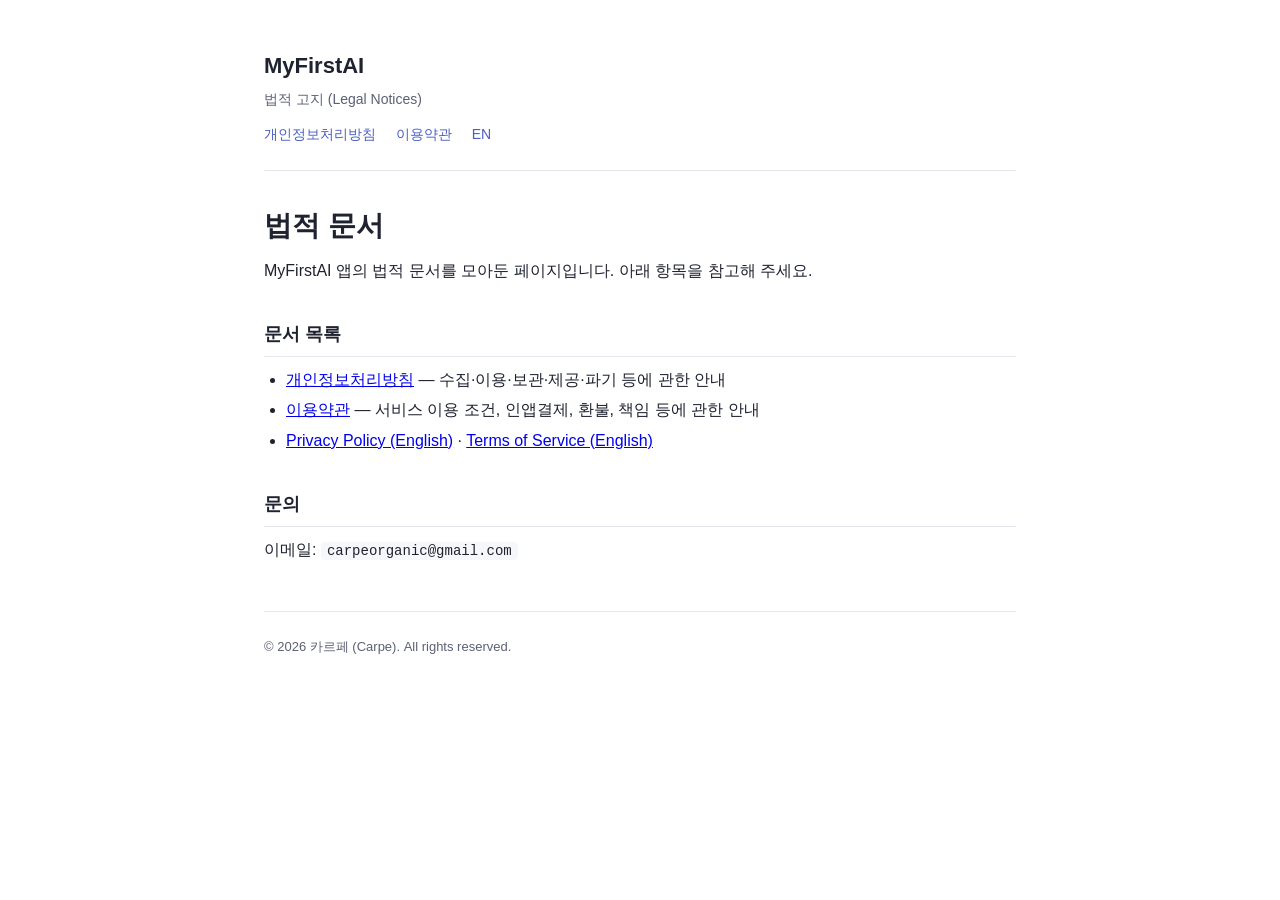
<file: index.html>
<!doctype html>
<html lang="ko">
<head>
<meta charset="utf-8">
<title>MyFirstAI — 법적 고지</title>
<meta name="viewport" content="width=device-width, initial-scale=1">
<meta name="robots" content="index, follow">
<link rel="stylesheet" href="style.css">
</head>
<body>
<div class="wrap">
    <header class="site">
        <h1>MyFirstAI</h1>
        <div class="sub">법적 고지 (Legal Notices)</div>
        <nav class="top">
            <a href="privacy.html">개인정보처리방침</a>
            <a href="terms.html">이용약관</a>
            <a href="privacy-en.html">EN</a>
        </nav>
    </header>

    <h1 class="doc">법적 문서</h1>
    <p>MyFirstAI 앱의 법적 문서를 모아둔 페이지입니다. 아래 항목을 참고해 주세요.</p>

    <h2>문서 목록</h2>
    <ul>
        <li><a href="privacy.html">개인정보처리방침</a> — 수집·이용·보관·제공·파기 등에 관한 안내</li>
        <li><a href="terms.html">이용약관</a> — 서비스 이용 조건, 인앱결제, 환불, 책임 등에 관한 안내</li>
        <li><a href="privacy-en.html">Privacy Policy (English)</a> · <a href="terms-en.html">Terms of Service (English)</a></li>
    </ul>

    <h2>문의</h2>
    <p>이메일: <code>carpeorganic@gmail.com</code></p>

    <footer class="site">
        © <span id="year"></span> 카르페 (Carpe). All rights reserved.
        <script>document.getElementById('year').textContent = new Date().getFullYear();</script>
    </footer>
</div>
</body>
</html>
</file>
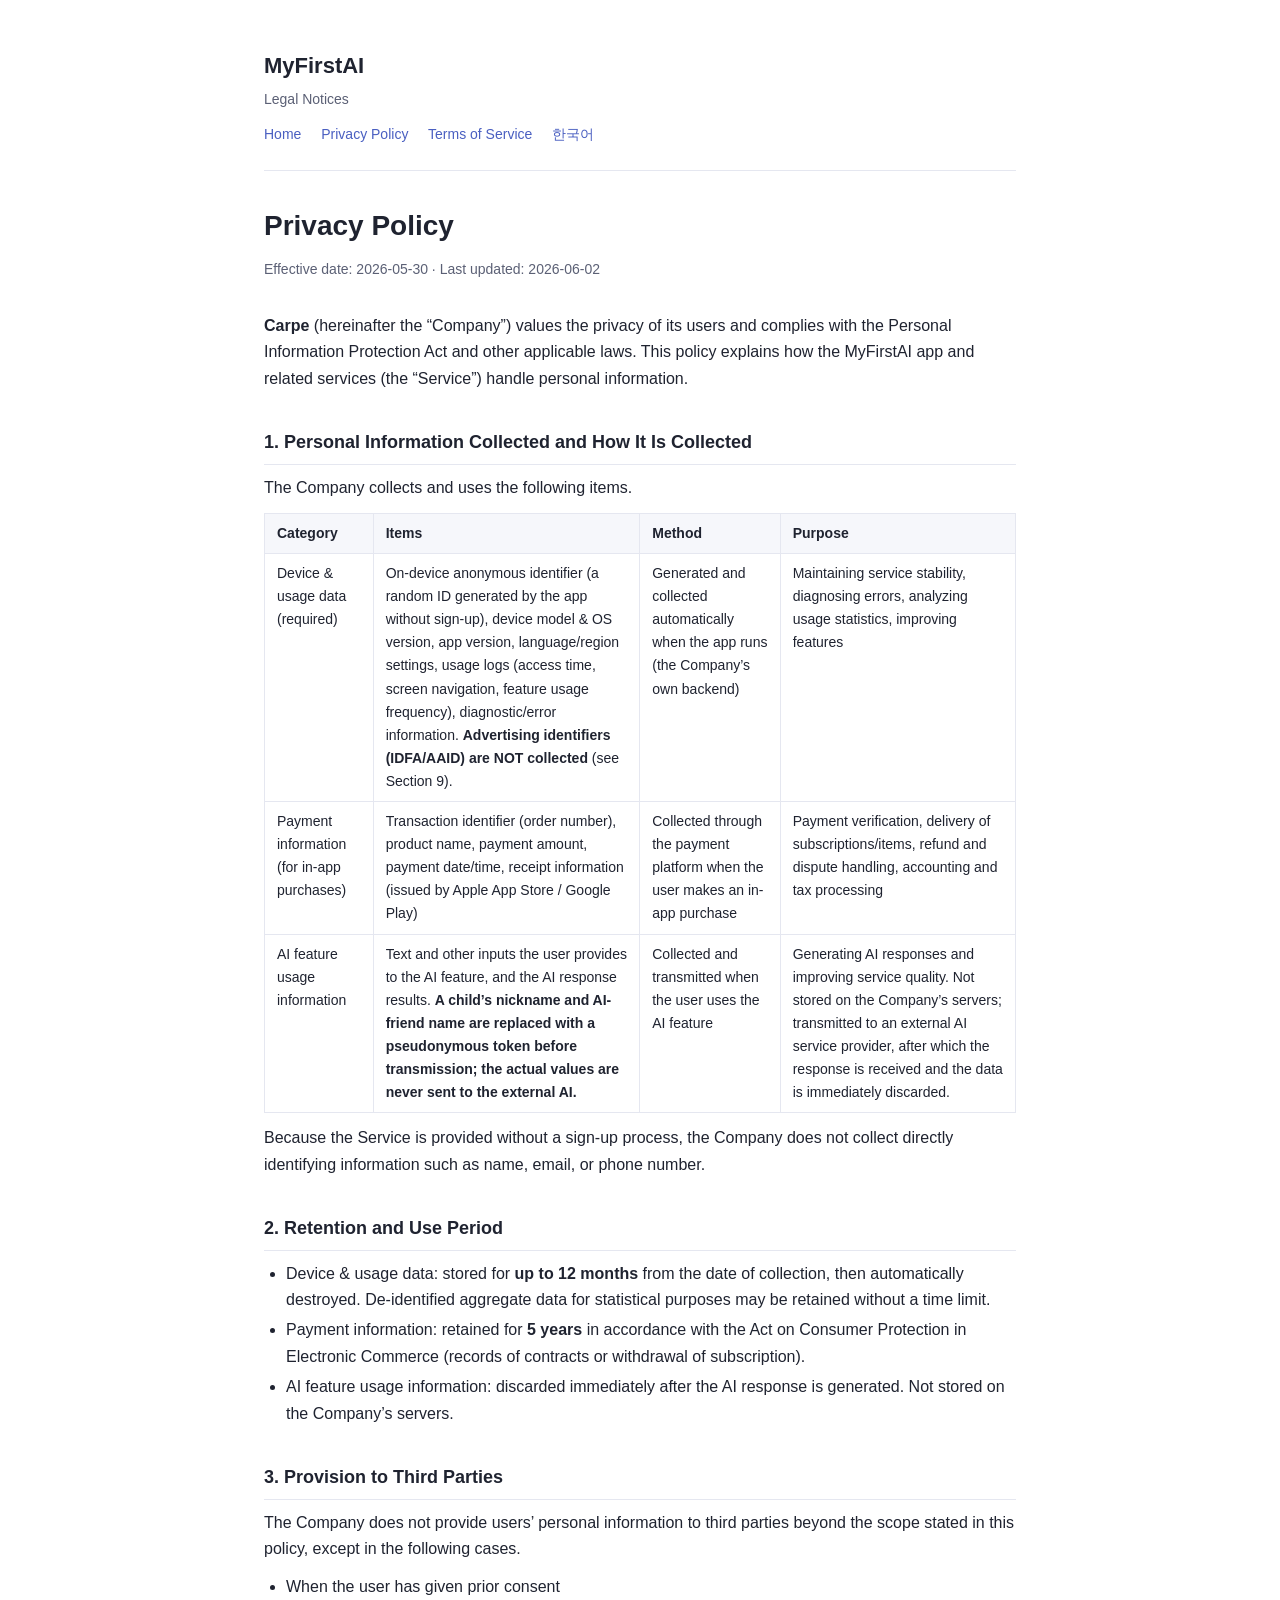
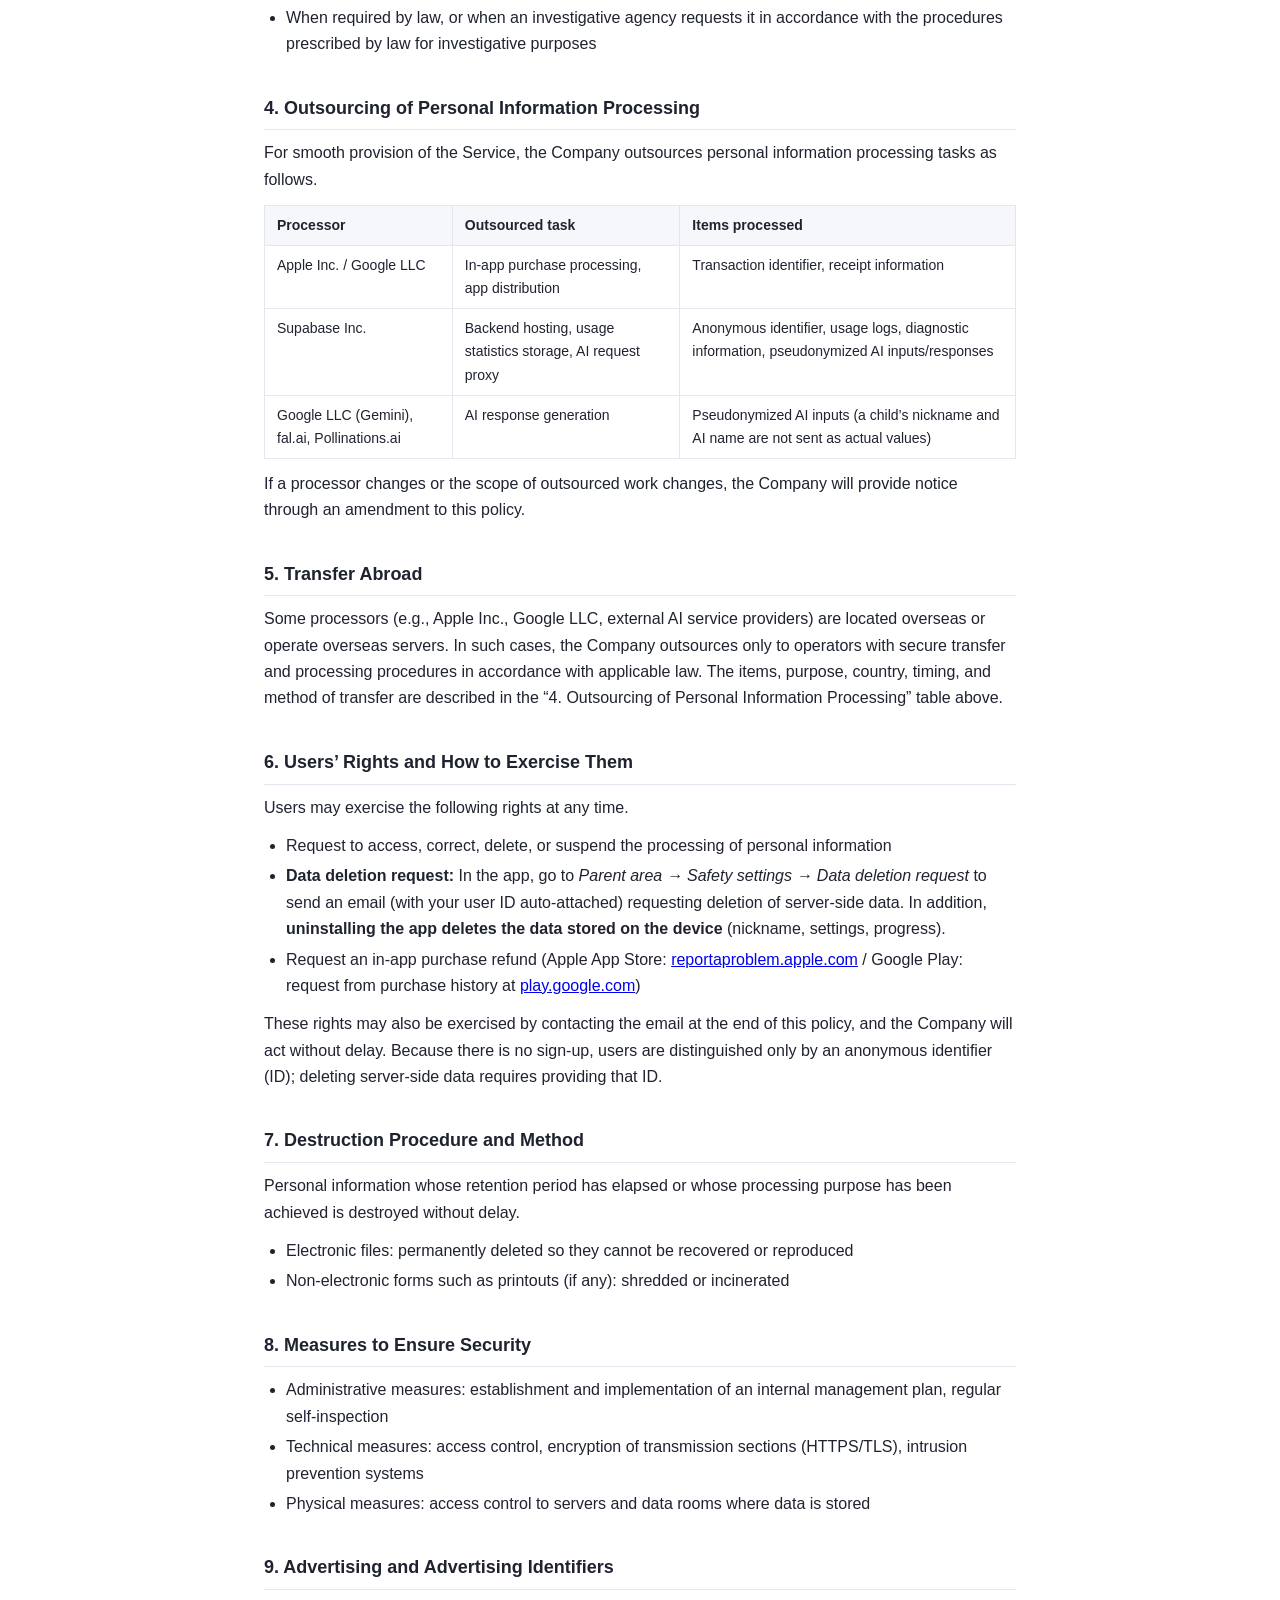
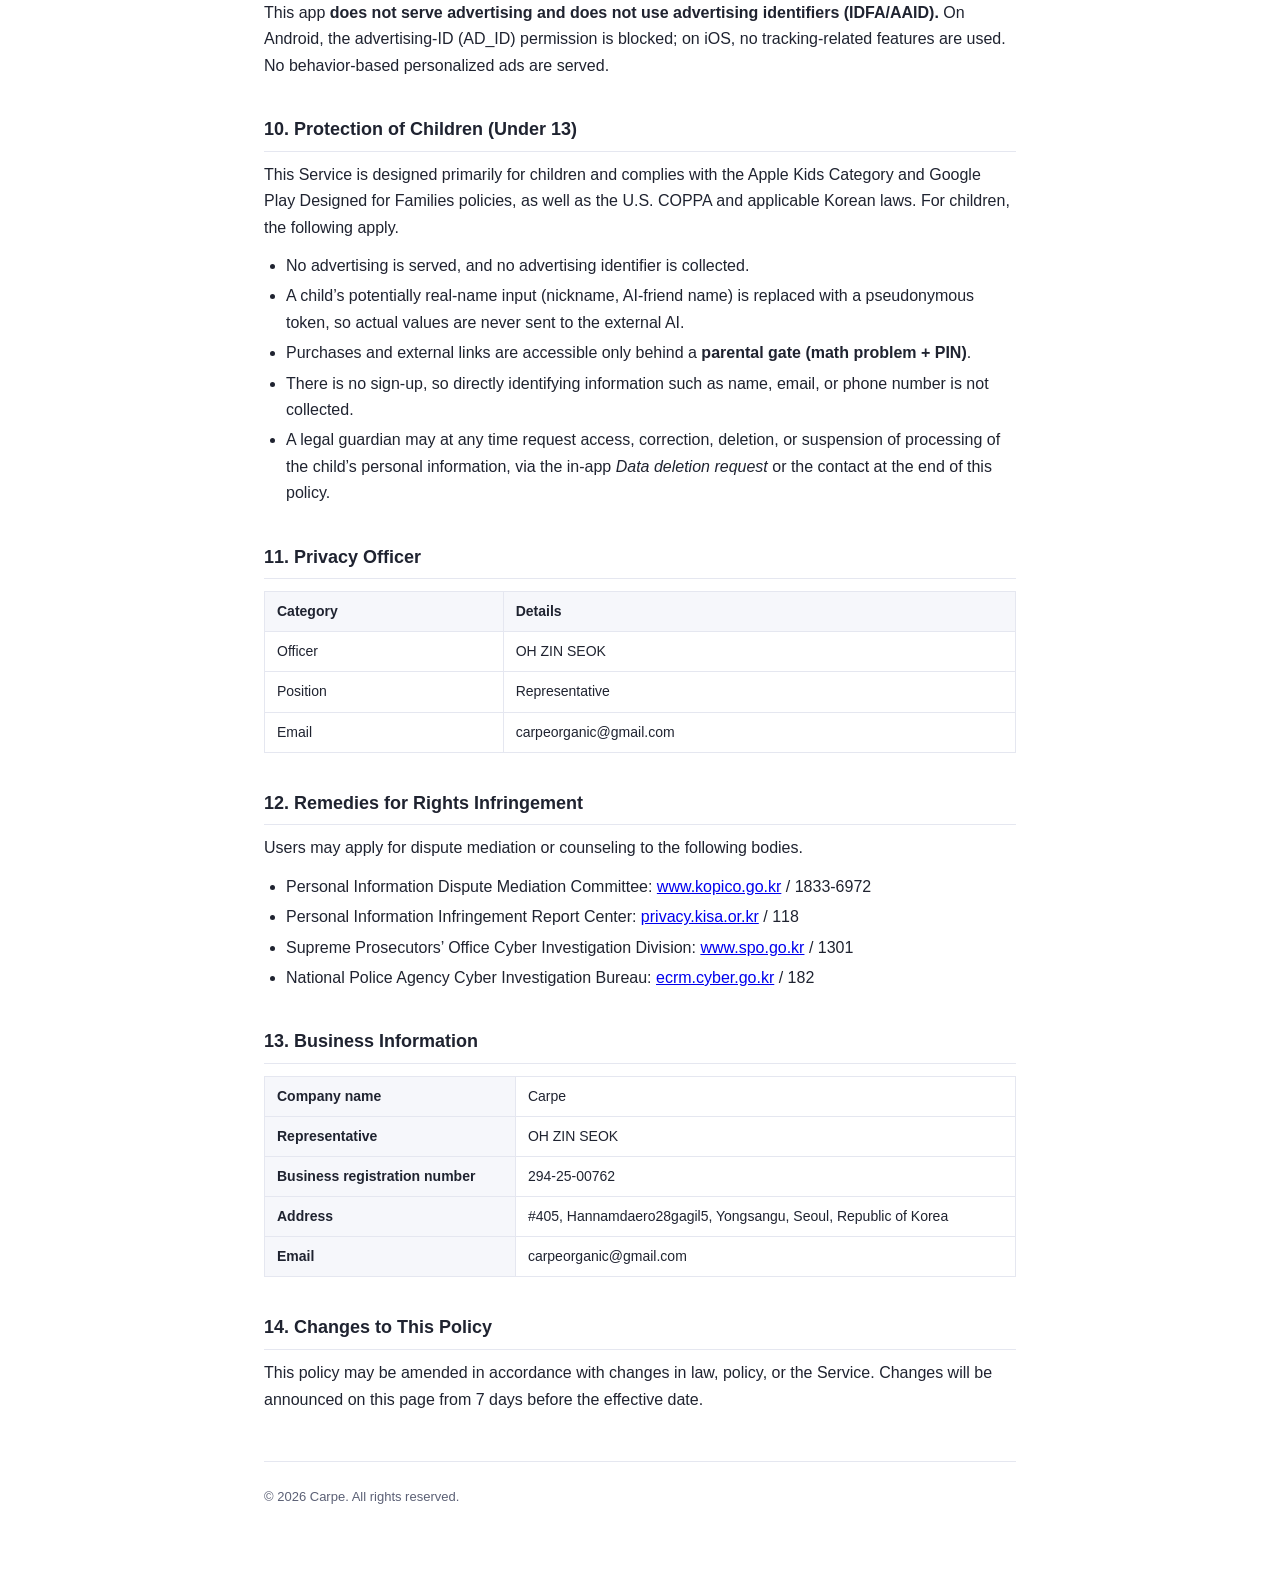
<file: privacy-en.html>
<!doctype html>
<html lang="en">
<head>
<meta charset="utf-8">
<title>Privacy Policy — MyFirstAI</title>
<meta name="viewport" content="width=device-width, initial-scale=1">
<meta name="robots" content="index, follow">
<link rel="stylesheet" href="style.css">
</head>
<body>
<div class="wrap">
    <header class="site">
        <h1>MyFirstAI</h1>
        <div class="sub">Legal Notices</div>
        <nav class="top">
            <a href="index.html">Home</a>
            <a href="privacy-en.html">Privacy Policy</a>
            <a href="terms-en.html">Terms of Service</a>
            <a href="privacy.html">한국어</a>
        </nav>
    </header>

    <h1 class="doc">Privacy Policy</h1>
    <p class="meta">Effective date: 2026-05-30 · Last updated: 2026-06-02</p>

    <p><strong>Carpe</strong> (hereinafter the “Company”) values the privacy of its users and complies with the Personal Information Protection Act and other applicable laws. This policy explains how the MyFirstAI app and related services (the “Service”) handle personal information.</p>

    <h2>1. Personal Information Collected and How It Is Collected</h2>
    <p>The Company collects and uses the following items.</p>
    <table>
        <thead>
            <tr><th>Category</th><th>Items</th><th>Method</th><th>Purpose</th></tr>
        </thead>
        <tbody>
            <tr>
                <td>Device &amp; usage data (required)</td>
                <td>On-device anonymous identifier (a random ID generated by the app without sign-up), device model &amp; OS version, app version, language/region settings, usage logs (access time, screen navigation, feature usage frequency), diagnostic/error information. <strong>Advertising identifiers (IDFA/AAID) are NOT collected</strong> (see Section 9).</td>
                <td>Generated and collected automatically when the app runs (the Company’s own backend)</td>
                <td>Maintaining service stability, diagnosing errors, analyzing usage statistics, improving features</td>
            </tr>
            <tr>
                <td>Payment information (for in-app purchases)</td>
                <td>Transaction identifier (order number), product name, payment amount, payment date/time, receipt information (issued by Apple App Store / Google Play)</td>
                <td>Collected through the payment platform when the user makes an in-app purchase</td>
                <td>Payment verification, delivery of subscriptions/items, refund and dispute handling, accounting and tax processing</td>
            </tr>
            <tr>
                <td>AI feature usage information</td>
                <td>Text and other inputs the user provides to the AI feature, and the AI response results. <strong>A child’s nickname and AI-friend name are replaced with a pseudonymous token before transmission; the actual values are never sent to the external AI.</strong></td>
                <td>Collected and transmitted when the user uses the AI feature</td>
                <td>Generating AI responses and improving service quality. Not stored on the Company’s servers; transmitted to an external AI service provider, after which the response is received and the data is immediately discarded.</td>
            </tr>
        </tbody>
    </table>
    <p>Because the Service is provided without a sign-up process, the Company does not collect directly identifying information such as name, email, or phone number.</p>

    <h2>2. Retention and Use Period</h2>
    <ul>
        <li>Device &amp; usage data: stored for <strong>up to 12 months</strong> from the date of collection, then automatically destroyed. De-identified aggregate data for statistical purposes may be retained without a time limit.</li>
        <li>Payment information: retained for <strong>5 years</strong> in accordance with the Act on Consumer Protection in Electronic Commerce (records of contracts or withdrawal of subscription).</li>
        <li>AI feature usage information: discarded immediately after the AI response is generated. Not stored on the Company’s servers.</li>
    </ul>

    <h2>3. Provision to Third Parties</h2>
    <p>The Company does not provide users’ personal information to third parties beyond the scope stated in this policy, except in the following cases.</p>
    <ul>
        <li>When the user has given prior consent</li>
        <li>When required by law, or when an investigative agency requests it in accordance with the procedures prescribed by law for investigative purposes</li>
    </ul>

    <h2>4. Outsourcing of Personal Information Processing</h2>
    <p>For smooth provision of the Service, the Company outsources personal information processing tasks as follows.</p>
    <table>
        <thead>
            <tr><th>Processor</th><th>Outsourced task</th><th>Items processed</th></tr>
        </thead>
        <tbody>
            <tr>
                <td>Apple Inc. / Google LLC</td>
                <td>In-app purchase processing, app distribution</td>
                <td>Transaction identifier, receipt information</td>
            </tr>
            <tr>
                <td>Supabase Inc.</td>
                <td>Backend hosting, usage statistics storage, AI request proxy</td>
                <td>Anonymous identifier, usage logs, diagnostic information, pseudonymized AI inputs/responses</td>
            </tr>
            <tr>
                <td>Google LLC (Gemini), fal.ai, Pollinations.ai</td>
                <td>AI response generation</td>
                <td>Pseudonymized AI inputs (a child’s nickname and AI name are not sent as actual values)</td>
            </tr>
        </tbody>
    </table>
    <p>If a processor changes or the scope of outsourced work changes, the Company will provide notice through an amendment to this policy.</p>

    <h2>5. Transfer Abroad</h2>
    <p>Some processors (e.g., Apple Inc., Google LLC, external AI service providers) are located overseas or operate overseas servers. In such cases, the Company outsources only to operators with secure transfer and processing procedures in accordance with applicable law. The items, purpose, country, timing, and method of transfer are described in the “4. Outsourcing of Personal Information Processing” table above.</p>

    <h2>6. Users’ Rights and How to Exercise Them</h2>
    <p>Users may exercise the following rights at any time.</p>
    <ul>
        <li>Request to access, correct, delete, or suspend the processing of personal information</li>
        <li><strong>Data deletion request:</strong> In the app, go to <em>Parent area → Safety settings → Data deletion request</em> to send an email (with your user ID auto-attached) requesting deletion of server-side data. In addition, <strong>uninstalling the app deletes the data stored on the device</strong> (nickname, settings, progress).</li>
        <li>Request an in-app purchase refund (Apple App Store: <a href="https://reportaproblem.apple.com">reportaproblem.apple.com</a> / Google Play: request from purchase history at <a href="https://play.google.com">play.google.com</a>)</li>
    </ul>
    <p>These rights may also be exercised by contacting the email at the end of this policy, and the Company will act without delay. Because there is no sign-up, users are distinguished only by an anonymous identifier (ID); deleting server-side data requires providing that ID.</p>

    <h2>7. Destruction Procedure and Method</h2>
    <p>Personal information whose retention period has elapsed or whose processing purpose has been achieved is destroyed without delay.</p>
    <ul>
        <li>Electronic files: permanently deleted so they cannot be recovered or reproduced</li>
        <li>Non-electronic forms such as printouts (if any): shredded or incinerated</li>
    </ul>

    <h2>8. Measures to Ensure Security</h2>
    <ul>
        <li>Administrative measures: establishment and implementation of an internal management plan, regular self-inspection</li>
        <li>Technical measures: access control, encryption of transmission sections (HTTPS/TLS), intrusion prevention systems</li>
        <li>Physical measures: access control to servers and data rooms where data is stored</li>
    </ul>

    <h2>9. Advertising and Advertising Identifiers</h2>
    <p>This app <strong>does not serve advertising and does not use advertising identifiers (IDFA/AAID).</strong> On Android, the advertising-ID (AD_ID) permission is blocked; on iOS, no tracking-related features are used. No behavior-based personalized ads are served.</p>

    <h2>10. Protection of Children (Under 13)</h2>
    <p>This Service is designed primarily for children and complies with the Apple Kids Category and Google Play Designed for Families policies, as well as the U.S. COPPA and applicable Korean laws. For children, the following apply.</p>
    <ul>
        <li>No advertising is served, and no advertising identifier is collected.</li>
        <li>A child’s potentially real-name input (nickname, AI-friend name) is replaced with a pseudonymous token, so actual values are never sent to the external AI.</li>
        <li>Purchases and external links are accessible only behind a <strong>parental gate (math problem + PIN)</strong>.</li>
        <li>There is no sign-up, so directly identifying information such as name, email, or phone number is not collected.</li>
        <li>A legal guardian may at any time request access, correction, deletion, or suspension of processing of the child’s personal information, via the in-app <em>Data deletion request</em> or the contact at the end of this policy.</li>
    </ul>

    <h2>11. Privacy Officer</h2>
    <table>
        <tbody>
            <tr><th>Category</th><th>Details</th></tr>
            <tr><td>Officer</td><td>OH ZIN SEOK</td></tr>
            <tr><td>Position</td><td>Representative</td></tr>
            <tr><td>Email</td><td>carpeorganic@gmail.com</td></tr>
        </tbody>
    </table>

    <h2>12. Remedies for Rights Infringement</h2>
    <p>Users may apply for dispute mediation or counseling to the following bodies.</p>
    <ul>
        <li>Personal Information Dispute Mediation Committee: <a href="https://www.kopico.go.kr">www.kopico.go.kr</a> / 1833-6972</li>
        <li>Personal Information Infringement Report Center: <a href="https://privacy.kisa.or.kr">privacy.kisa.or.kr</a> / 118</li>
        <li>Supreme Prosecutors’ Office Cyber Investigation Division: <a href="https://www.spo.go.kr">www.spo.go.kr</a> / 1301</li>
        <li>National Police Agency Cyber Investigation Bureau: <a href="https://ecrm.cyber.go.kr">ecrm.cyber.go.kr</a> / 182</li>
    </ul>

    <h2>13. Business Information</h2>
    <table>
        <tbody>
            <tr><th>Company name</th><td>Carpe</td></tr>
            <tr><th>Representative</th><td>OH ZIN SEOK</td></tr>
            <tr><th>Business registration number</th><td>294-25-00762</td></tr>
            <tr><th>Address</th><td>#405, Hannamdaero28gagil5, Yongsangu, Seoul, Republic of Korea</td></tr>
            <tr><th>Email</th><td>carpeorganic@gmail.com</td></tr>
        </tbody>
    </table>

    <h2>14. Changes to This Policy</h2>
    <p>This policy may be amended in accordance with changes in law, policy, or the Service. Changes will be announced on this page from 7 days before the effective date.</p>

    <footer class="site">
        © <span id="year"></span> Carpe. All rights reserved.
        <script>document.getElementById('year').textContent = new Date().getFullYear();</script>
    </footer>
</div>
</body>
</html>
</file>
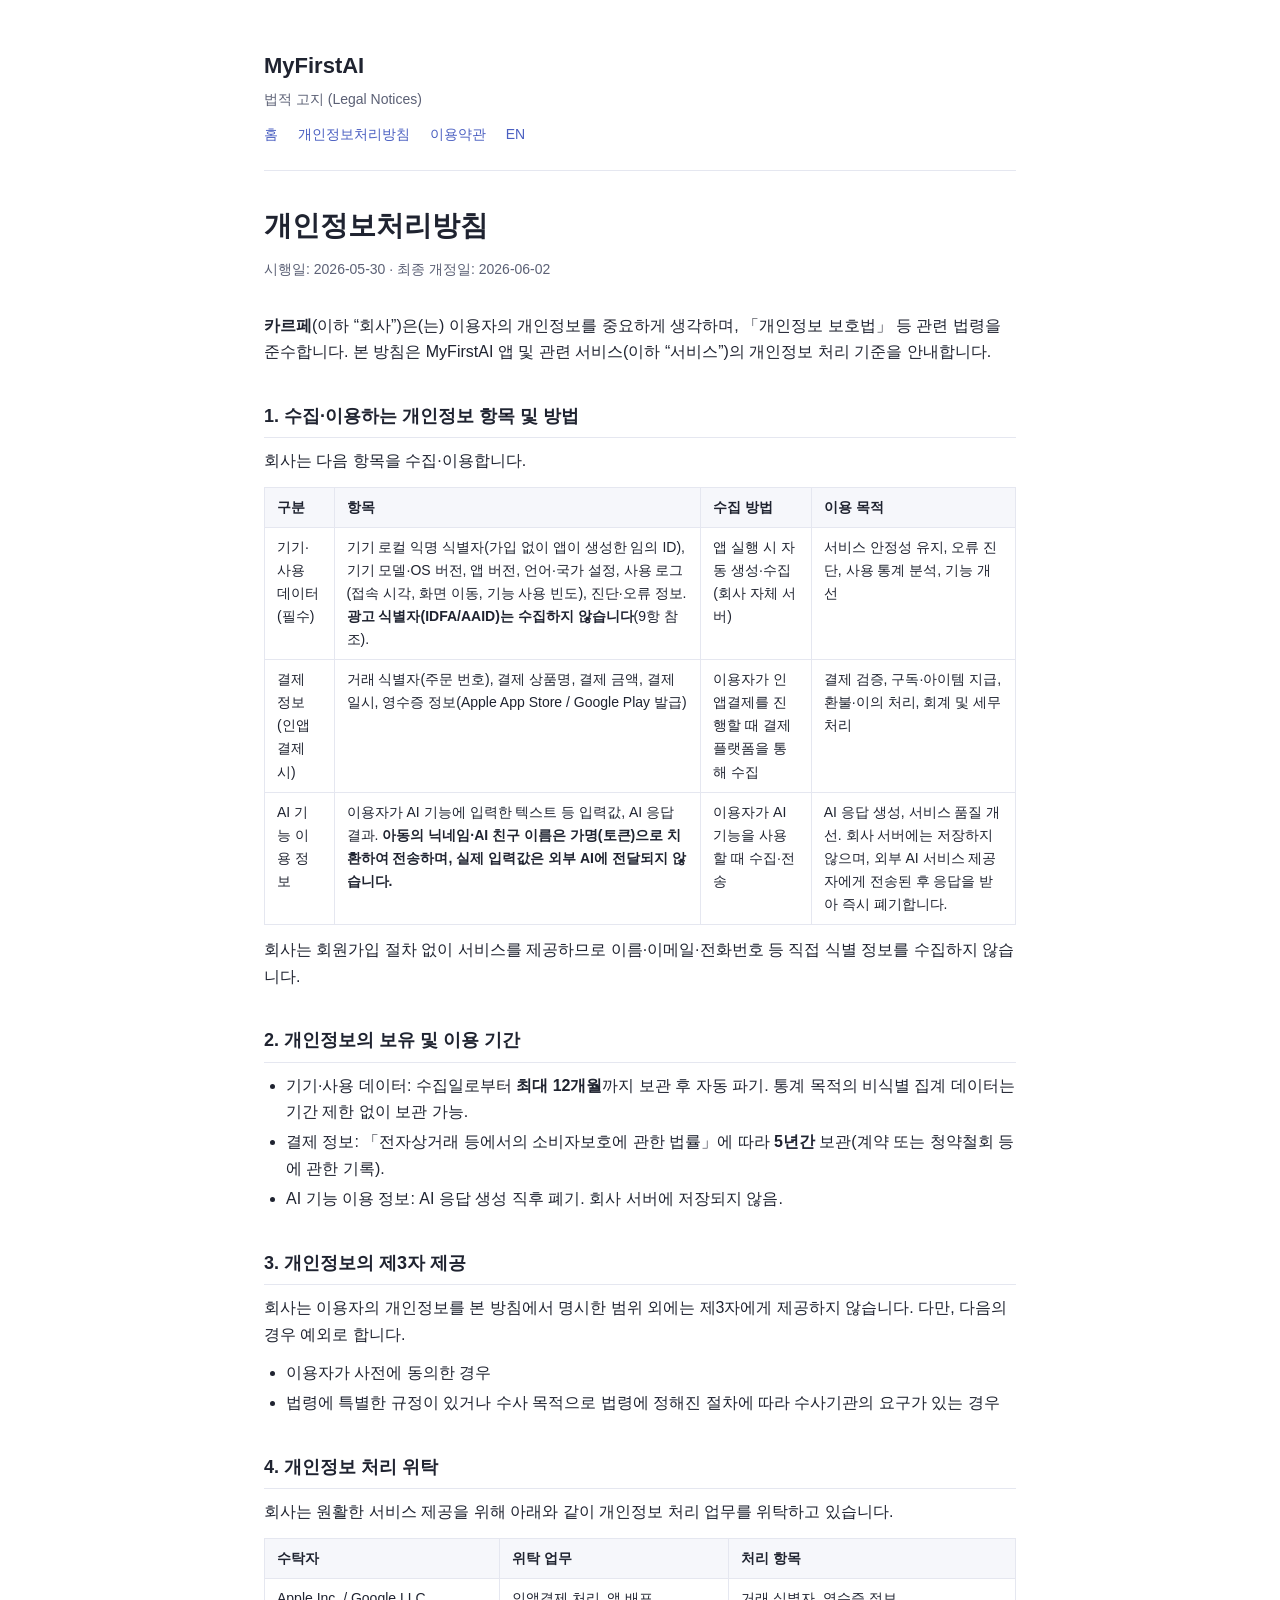
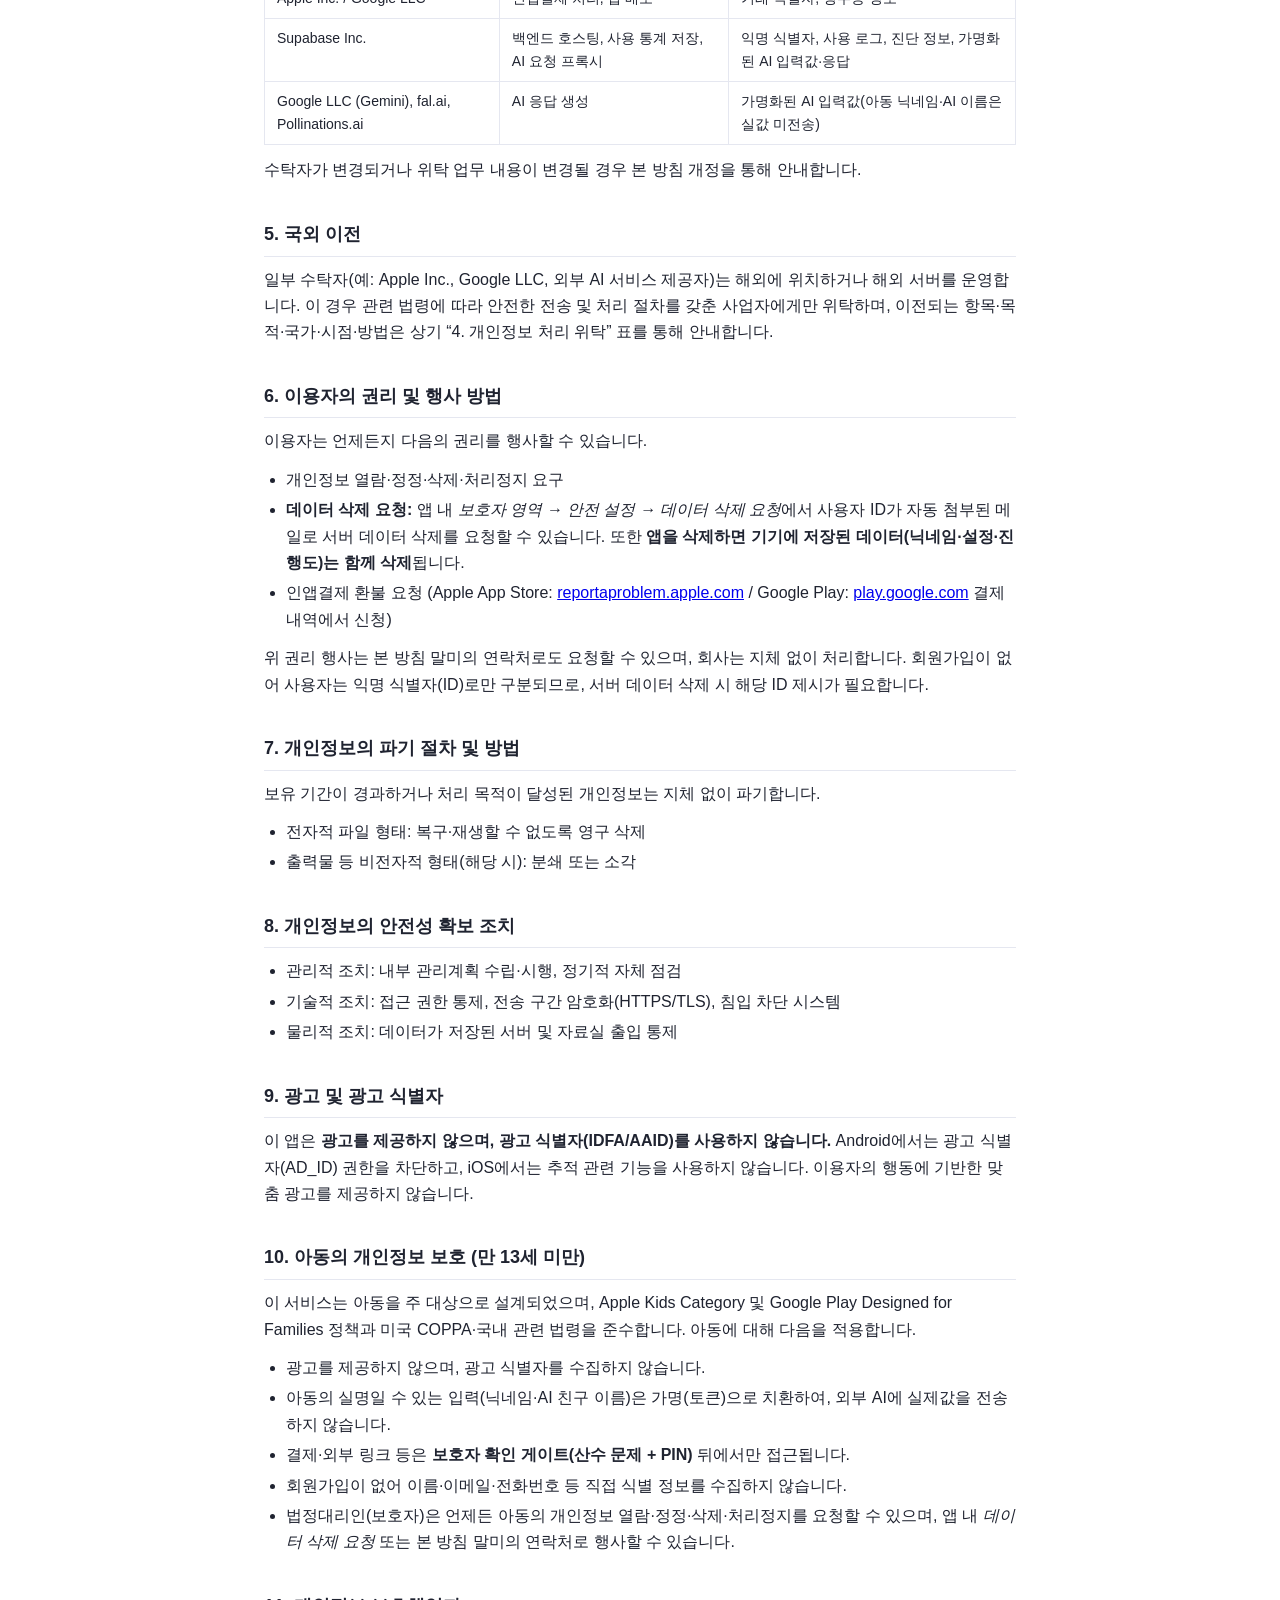
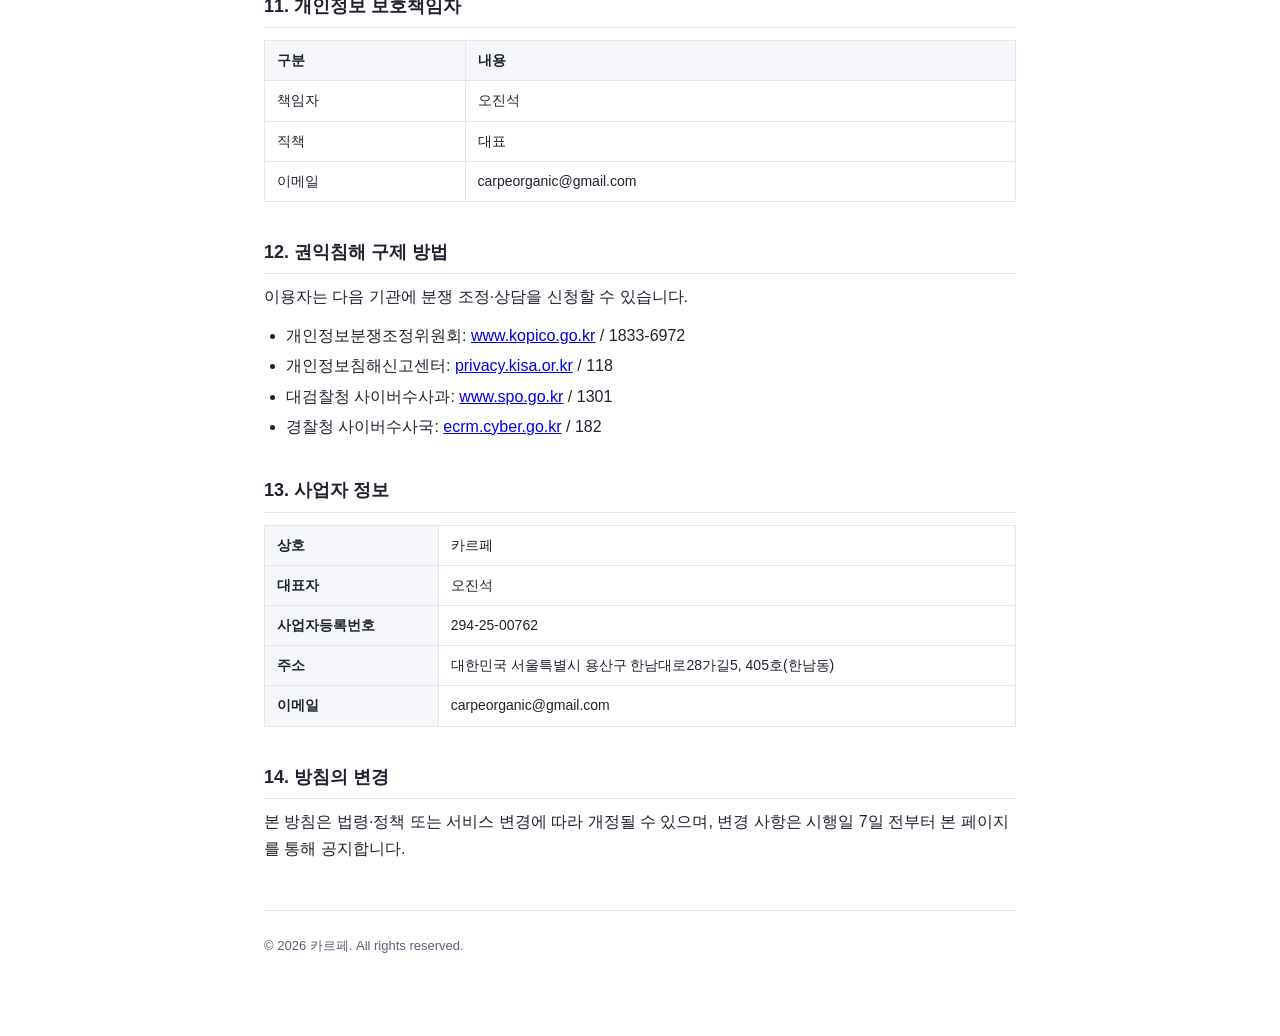
<file: privacy.html>
<!doctype html>
<html lang="ko">
<head>
<meta charset="utf-8">
<title>개인정보처리방침 — MyFirstAI</title>
<meta name="viewport" content="width=device-width, initial-scale=1">
<meta name="robots" content="index, follow">
<link rel="stylesheet" href="style.css">
</head>
<body>
<div class="wrap">
    <header class="site">
        <h1>MyFirstAI</h1>
        <div class="sub">법적 고지 (Legal Notices)</div>
        <nav class="top">
            <a href="index.html">홈</a>
            <a href="privacy.html">개인정보처리방침</a>
            <a href="terms.html">이용약관</a>
            <a href="privacy-en.html">EN</a>
        </nav>
    </header>

    <h1 class="doc">개인정보처리방침</h1>
    <p class="meta">시행일: 2026-05-30 · 최종 개정일: 2026-06-02</p>

    <p><strong>카르페</strong>(이하 “회사”)은(는) 이용자의 개인정보를 중요하게 생각하며, 「개인정보 보호법」 등 관련 법령을 준수합니다. 본 방침은 MyFirstAI 앱 및 관련 서비스(이하 “서비스”)의 개인정보 처리 기준을 안내합니다.</p>

    <h2>1. 수집·이용하는 개인정보 항목 및 방법</h2>
    <p>회사는 다음 항목을 수집·이용합니다.</p>
    <table>
        <thead>
            <tr><th>구분</th><th>항목</th><th>수집 방법</th><th>이용 목적</th></tr>
        </thead>
        <tbody>
            <tr>
                <td>기기·사용 데이터 (필수)</td>
                <td>기기 로컬 익명 식별자(가입 없이 앱이 생성한 임의 ID), 기기 모델·OS 버전, 앱 버전, 언어·국가 설정, 사용 로그(접속 시각, 화면 이동, 기능 사용 빈도), 진단·오류 정보. <strong>광고 식별자(IDFA/AAID)는 수집하지 않습니다</strong>(9항 참조).</td>
                <td>앱 실행 시 자동 생성·수집(회사 자체 서버)</td>
                <td>서비스 안정성 유지, 오류 진단, 사용 통계 분석, 기능 개선</td>
            </tr>
            <tr>
                <td>결제 정보 (인앱결제 시)</td>
                <td>거래 식별자(주문 번호), 결제 상품명, 결제 금액, 결제 일시, 영수증 정보(Apple App Store / Google Play 발급)</td>
                <td>이용자가 인앱결제를 진행할 때 결제 플랫폼을 통해 수집</td>
                <td>결제 검증, 구독·아이템 지급, 환불·이의 처리, 회계 및 세무 처리</td>
            </tr>
            <tr>
                <td>AI 기능 이용 정보</td>
                <td>이용자가 AI 기능에 입력한 텍스트 등 입력값, AI 응답 결과. <strong>아동의 닉네임·AI 친구 이름은 가명(토큰)으로 치환하여 전송하며, 실제 입력값은 외부 AI에 전달되지 않습니다.</strong></td>
                <td>이용자가 AI 기능을 사용할 때 수집·전송</td>
                <td>AI 응답 생성, 서비스 품질 개선. 회사 서버에는 저장하지 않으며, 외부 AI 서비스 제공자에게 전송된 후 응답을 받아 즉시 폐기합니다.</td>
            </tr>
        </tbody>
    </table>
    <p>회사는 회원가입 절차 없이 서비스를 제공하므로 이름·이메일·전화번호 등 직접 식별 정보를 수집하지 않습니다.</p>

    <h2>2. 개인정보의 보유 및 이용 기간</h2>
    <ul>
        <li>기기·사용 데이터: 수집일로부터 <strong>최대 12개월</strong>까지 보관 후 자동 파기. 통계 목적의 비식별 집계 데이터는 기간 제한 없이 보관 가능.</li>
        <li>결제 정보: 「전자상거래 등에서의 소비자보호에 관한 법률」에 따라 <strong>5년간</strong> 보관(계약 또는 청약철회 등에 관한 기록).</li>
        <li>AI 기능 이용 정보: AI 응답 생성 직후 폐기. 회사 서버에 저장되지 않음.</li>
    </ul>

    <h2>3. 개인정보의 제3자 제공</h2>
    <p>회사는 이용자의 개인정보를 본 방침에서 명시한 범위 외에는 제3자에게 제공하지 않습니다. 다만, 다음의 경우 예외로 합니다.</p>
    <ul>
        <li>이용자가 사전에 동의한 경우</li>
        <li>법령에 특별한 규정이 있거나 수사 목적으로 법령에 정해진 절차에 따라 수사기관의 요구가 있는 경우</li>
    </ul>

    <h2>4. 개인정보 처리 위탁</h2>
    <p>회사는 원활한 서비스 제공을 위해 아래와 같이 개인정보 처리 업무를 위탁하고 있습니다.</p>
    <table>
        <thead>
            <tr><th>수탁자</th><th>위탁 업무</th><th>처리 항목</th></tr>
        </thead>
        <tbody>
            <tr>
                <td>Apple Inc. / Google LLC</td>
                <td>인앱결제 처리, 앱 배포</td>
                <td>거래 식별자, 영수증 정보</td>
            </tr>
            <tr>
                <td>Supabase Inc.</td>
                <td>백엔드 호스팅, 사용 통계 저장, AI 요청 프록시</td>
                <td>익명 식별자, 사용 로그, 진단 정보, 가명화된 AI 입력값·응답</td>
            </tr>
            <tr>
                <td>Google LLC (Gemini), fal.ai, Pollinations.ai</td>
                <td>AI 응답 생성</td>
                <td>가명화된 AI 입력값(아동 닉네임·AI 이름은 실값 미전송)</td>
            </tr>
        </tbody>
    </table>
    <p>수탁자가 변경되거나 위탁 업무 내용이 변경될 경우 본 방침 개정을 통해 안내합니다.</p>

    <h2>5. 국외 이전</h2>
    <p>일부 수탁자(예: Apple Inc., Google LLC, 외부 AI 서비스 제공자)는 해외에 위치하거나 해외 서버를 운영합니다. 이 경우 관련 법령에 따라 안전한 전송 및 처리 절차를 갖춘 사업자에게만 위탁하며, 이전되는 항목·목적·국가·시점·방법은 상기 “4. 개인정보 처리 위탁” 표를 통해 안내합니다.</p>

    <h2>6. 이용자의 권리 및 행사 방법</h2>
    <p>이용자는 언제든지 다음의 권리를 행사할 수 있습니다.</p>
    <ul>
        <li>개인정보 열람·정정·삭제·처리정지 요구</li>
        <li><strong>데이터 삭제 요청:</strong> 앱 내 <em>보호자 영역 → 안전 설정 → 데이터 삭제 요청</em>에서 사용자 ID가 자동 첨부된 메일로 서버 데이터 삭제를 요청할 수 있습니다. 또한 <strong>앱을 삭제하면 기기에 저장된 데이터(닉네임·설정·진행도)는 함께 삭제</strong>됩니다.</li>
        <li>인앱결제 환불 요청 (Apple App Store: <a href="https://reportaproblem.apple.com">reportaproblem.apple.com</a> / Google Play: <a href="https://play.google.com">play.google.com</a> 결제 내역에서 신청)</li>
    </ul>
    <p>위 권리 행사는 본 방침 말미의 연락처로도 요청할 수 있으며, 회사는 지체 없이 처리합니다. 회원가입이 없어 사용자는 익명 식별자(ID)로만 구분되므로, 서버 데이터 삭제 시 해당 ID 제시가 필요합니다.</p>

    <h2>7. 개인정보의 파기 절차 및 방법</h2>
    <p>보유 기간이 경과하거나 처리 목적이 달성된 개인정보는 지체 없이 파기합니다.</p>
    <ul>
        <li>전자적 파일 형태: 복구·재생할 수 없도록 영구 삭제</li>
        <li>출력물 등 비전자적 형태(해당 시): 분쇄 또는 소각</li>
    </ul>

    <h2>8. 개인정보의 안전성 확보 조치</h2>
    <ul>
        <li>관리적 조치: 내부 관리계획 수립·시행, 정기적 자체 점검</li>
        <li>기술적 조치: 접근 권한 통제, 전송 구간 암호화(HTTPS/TLS), 침입 차단 시스템</li>
        <li>물리적 조치: 데이터가 저장된 서버 및 자료실 출입 통제</li>
    </ul>

    <h2>9. 광고 및 광고 식별자</h2>
    <p>이 앱은 <strong>광고를 제공하지 않으며, 광고 식별자(IDFA/AAID)를 사용하지 않습니다.</strong> Android에서는 광고 식별자(AD_ID) 권한을 차단하고, iOS에서는 추적 관련 기능을 사용하지 않습니다. 이용자의 행동에 기반한 맞춤 광고를 제공하지 않습니다.</p>

    <h2>10. 아동의 개인정보 보호 (만 13세 미만)</h2>
    <p>이 서비스는 아동을 주 대상으로 설계되었으며, Apple Kids Category 및 Google Play Designed for Families 정책과 미국 COPPA·국내 관련 법령을 준수합니다. 아동에 대해 다음을 적용합니다.</p>
    <ul>
        <li>광고를 제공하지 않으며, 광고 식별자를 수집하지 않습니다.</li>
        <li>아동의 실명일 수 있는 입력(닉네임·AI 친구 이름)은 가명(토큰)으로 치환하여, 외부 AI에 실제값을 전송하지 않습니다.</li>
        <li>결제·외부 링크 등은 <strong>보호자 확인 게이트(산수 문제 + PIN)</strong> 뒤에서만 접근됩니다.</li>
        <li>회원가입이 없어 이름·이메일·전화번호 등 직접 식별 정보를 수집하지 않습니다.</li>
        <li>법정대리인(보호자)은 언제든 아동의 개인정보 열람·정정·삭제·처리정지를 요청할 수 있으며, 앱 내 <em>데이터 삭제 요청</em> 또는 본 방침 말미의 연락처로 행사할 수 있습니다.</li>
    </ul>

    <h2>11. 개인정보 보호책임자</h2>
    <table>
        <tbody>
            <tr><th>구분</th><th>내용</th></tr>
            <tr><td>책임자</td><td>오진석</td></tr>
            <tr><td>직책</td><td>대표</td></tr>
            <tr><td>이메일</td><td>carpeorganic@gmail.com</td></tr>
        </tbody>
    </table>

    <h2>12. 권익침해 구제 방법</h2>
    <p>이용자는 다음 기관에 분쟁 조정·상담을 신청할 수 있습니다.</p>
    <ul>
        <li>개인정보분쟁조정위원회: <a href="https://www.kopico.go.kr">www.kopico.go.kr</a> / 1833-6972</li>
        <li>개인정보침해신고센터: <a href="https://privacy.kisa.or.kr">privacy.kisa.or.kr</a> / 118</li>
        <li>대검찰청 사이버수사과: <a href="https://www.spo.go.kr">www.spo.go.kr</a> / 1301</li>
        <li>경찰청 사이버수사국: <a href="https://ecrm.cyber.go.kr">ecrm.cyber.go.kr</a> / 182</li>
    </ul>

    <h2>13. 사업자 정보</h2>
    <table>
        <tbody>
            <tr><th>상호</th><td>카르페</td></tr>
            <tr><th>대표자</th><td>오진석</td></tr>
            <tr><th>사업자등록번호</th><td>294-25-00762</td></tr>
            <tr><th>주소</th><td>대한민국 서울특별시 용산구 한남대로28가길5, 405호(한남동)</td></tr>
            <tr><th>이메일</th><td>carpeorganic@gmail.com</td></tr>
        </tbody>
    </table>

    <h2>14. 방침의 변경</h2>
    <p>본 방침은 법령·정책 또는 서비스 변경에 따라 개정될 수 있으며, 변경 사항은 시행일 7일 전부터 본 페이지를 통해 공지합니다.</p>

    <footer class="site">
        © <span id="year"></span> 카르페. All rights reserved.
        <script>document.getElementById('year').textContent = new Date().getFullYear();</script>
    </footer>
</div>
</body>
</html>
</file>
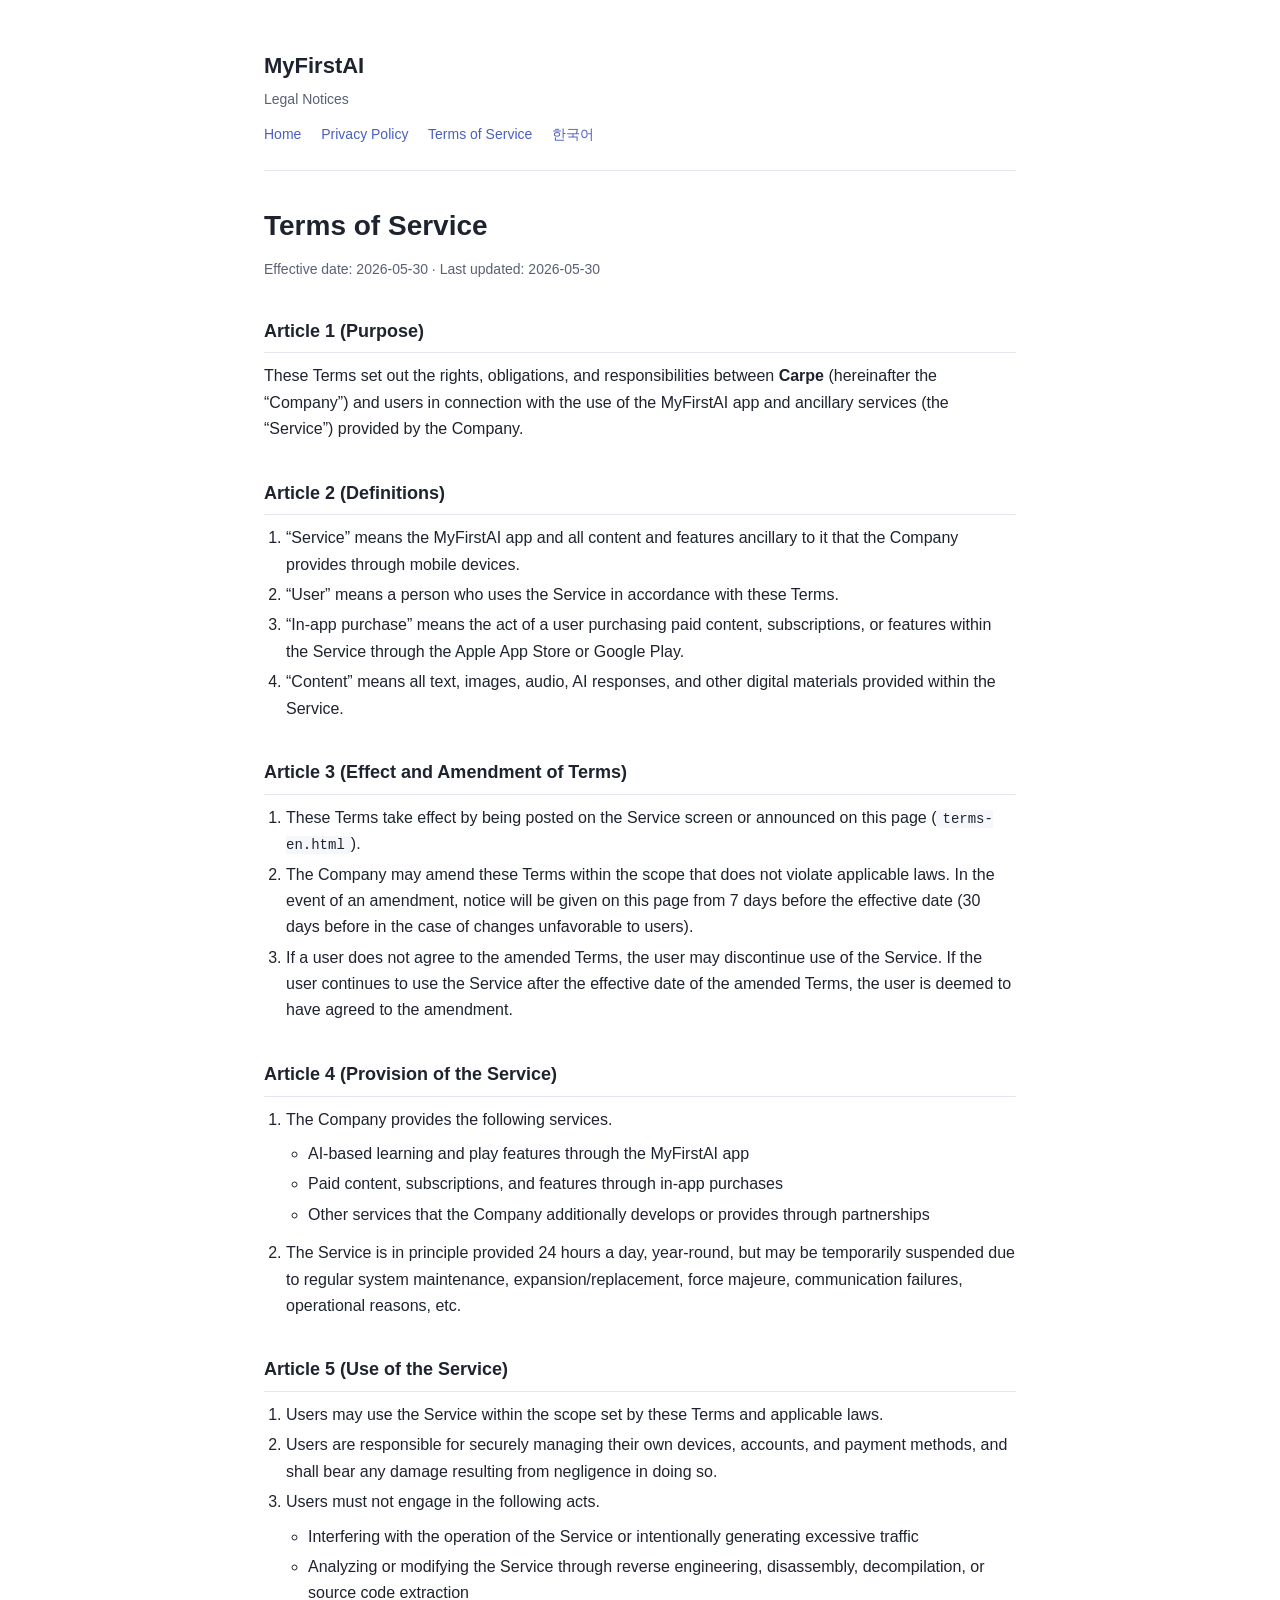
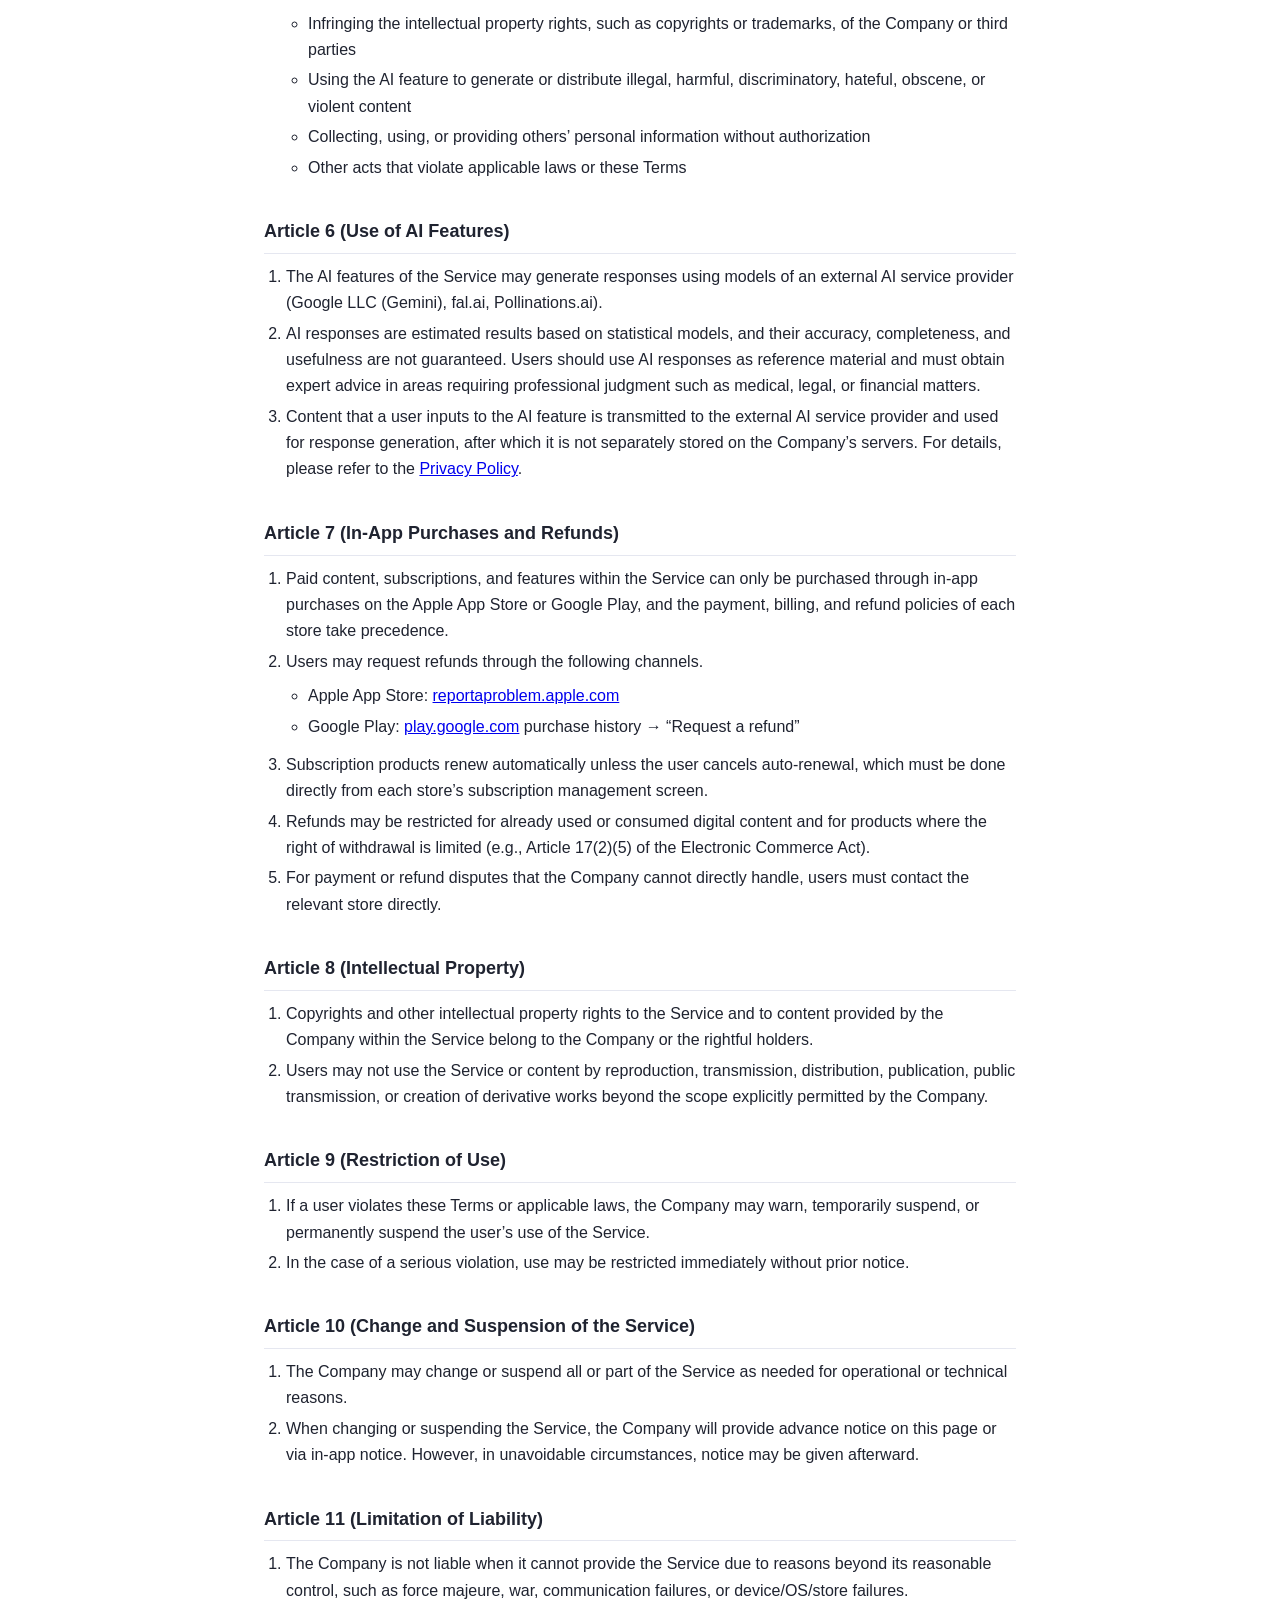
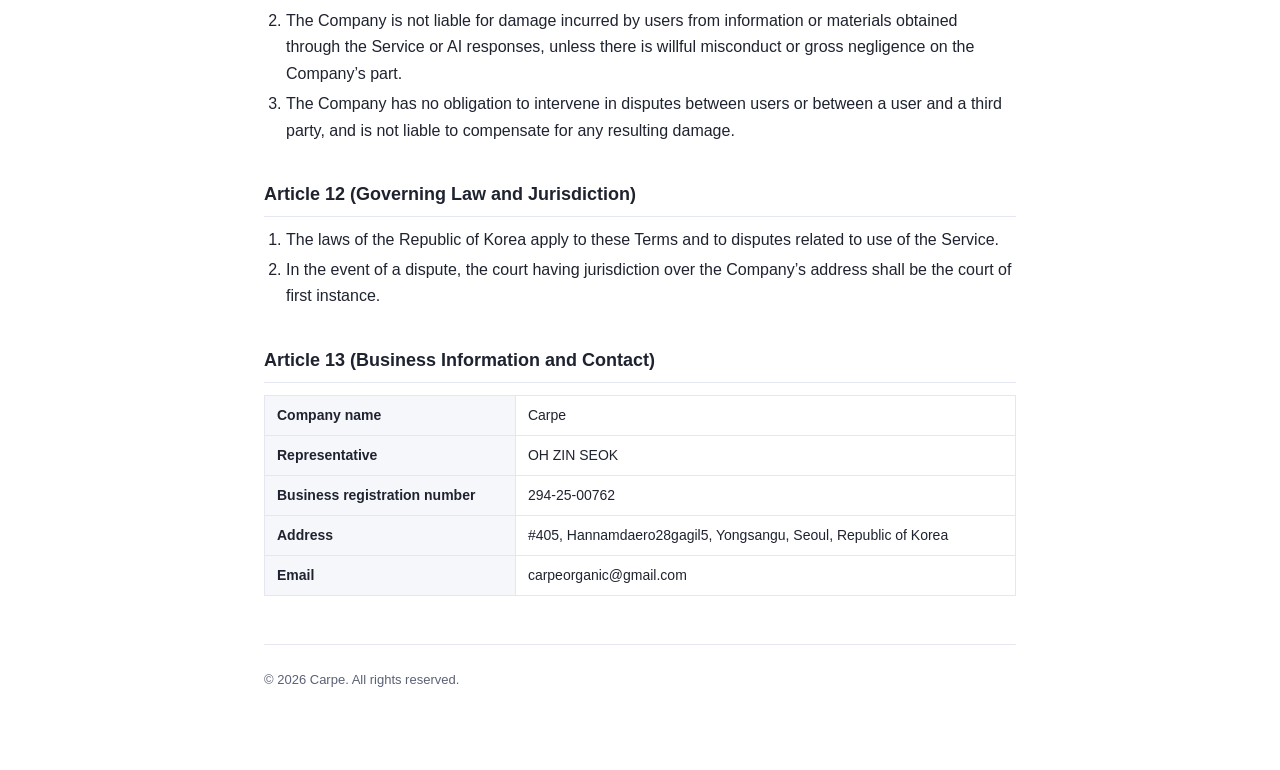
<file: terms-en.html>
<!doctype html>
<html lang="en">
<head>
<meta charset="utf-8">
<title>Terms of Service — MyFirstAI</title>
<meta name="viewport" content="width=device-width, initial-scale=1">
<meta name="robots" content="index, follow">
<link rel="stylesheet" href="style.css">
</head>
<body>
<div class="wrap">
    <header class="site">
        <h1>MyFirstAI</h1>
        <div class="sub">Legal Notices</div>
        <nav class="top">
            <a href="index.html">Home</a>
            <a href="privacy-en.html">Privacy Policy</a>
            <a href="terms-en.html">Terms of Service</a>
            <a href="terms.html">한국어</a>
        </nav>
    </header>

    <h1 class="doc">Terms of Service</h1>
    <p class="meta">Effective date: 2026-05-30 · Last updated: 2026-05-30</p>

    <h2>Article 1 (Purpose)</h2>
    <p>These Terms set out the rights, obligations, and responsibilities between <strong>Carpe</strong> (hereinafter the “Company”) and users in connection with the use of the MyFirstAI app and ancillary services (the “Service”) provided by the Company.</p>

    <h2>Article 2 (Definitions)</h2>
    <ol>
        <li>“Service” means the MyFirstAI app and all content and features ancillary to it that the Company provides through mobile devices.</li>
        <li>“User” means a person who uses the Service in accordance with these Terms.</li>
        <li>“In-app purchase” means the act of a user purchasing paid content, subscriptions, or features within the Service through the Apple App Store or Google Play.</li>
        <li>“Content” means all text, images, audio, AI responses, and other digital materials provided within the Service.</li>
    </ol>

    <h2>Article 3 (Effect and Amendment of Terms)</h2>
    <ol>
        <li>These Terms take effect by being posted on the Service screen or announced on this page (<code>terms-en.html</code>).</li>
        <li>The Company may amend these Terms within the scope that does not violate applicable laws. In the event of an amendment, notice will be given on this page from 7 days before the effective date (30 days before in the case of changes unfavorable to users).</li>
        <li>If a user does not agree to the amended Terms, the user may discontinue use of the Service. If the user continues to use the Service after the effective date of the amended Terms, the user is deemed to have agreed to the amendment.</li>
    </ol>

    <h2>Article 4 (Provision of the Service)</h2>
    <ol>
        <li>The Company provides the following services.
            <ul>
                <li>AI-based learning and play features through the MyFirstAI app</li>
                <li>Paid content, subscriptions, and features through in-app purchases</li>
                <li>Other services that the Company additionally develops or provides through partnerships</li>
            </ul>
        </li>
        <li>The Service is in principle provided 24 hours a day, year-round, but may be temporarily suspended due to regular system maintenance, expansion/replacement, force majeure, communication failures, operational reasons, etc.</li>
    </ol>

    <h2>Article 5 (Use of the Service)</h2>
    <ol>
        <li>Users may use the Service within the scope set by these Terms and applicable laws.</li>
        <li>Users are responsible for securely managing their own devices, accounts, and payment methods, and shall bear any damage resulting from negligence in doing so.</li>
        <li>Users must not engage in the following acts.
            <ul>
                <li>Interfering with the operation of the Service or intentionally generating excessive traffic</li>
                <li>Analyzing or modifying the Service through reverse engineering, disassembly, decompilation, or source code extraction</li>
                <li>Infringing the intellectual property rights, such as copyrights or trademarks, of the Company or third parties</li>
                <li>Using the AI feature to generate or distribute illegal, harmful, discriminatory, hateful, obscene, or violent content</li>
                <li>Collecting, using, or providing others’ personal information without authorization</li>
                <li>Other acts that violate applicable laws or these Terms</li>
            </ul>
        </li>
    </ol>

    <h2>Article 6 (Use of AI Features)</h2>
    <ol>
        <li>The AI features of the Service may generate responses using models of an external AI service provider (Google LLC (Gemini), fal.ai, Pollinations.ai).</li>
        <li>AI responses are estimated results based on statistical models, and their accuracy, completeness, and usefulness are not guaranteed. Users should use AI responses as reference material and must obtain expert advice in areas requiring professional judgment such as medical, legal, or financial matters.</li>
        <li>Content that a user inputs to the AI feature is transmitted to the external AI service provider and used for response generation, after which it is not separately stored on the Company’s servers. For details, please refer to the <a href="privacy-en.html">Privacy Policy</a>.</li>
    </ol>

    <h2>Article 7 (In-App Purchases and Refunds)</h2>
    <ol>
        <li>Paid content, subscriptions, and features within the Service can only be purchased through in-app purchases on the Apple App Store or Google Play, and the payment, billing, and refund policies of each store take precedence.</li>
        <li>Users may request refunds through the following channels.
            <ul>
                <li>Apple App Store: <a href="https://reportaproblem.apple.com">reportaproblem.apple.com</a></li>
                <li>Google Play: <a href="https://play.google.com">play.google.com</a> purchase history → “Request a refund”</li>
            </ul>
        </li>
        <li>Subscription products renew automatically unless the user cancels auto-renewal, which must be done directly from each store’s subscription management screen.</li>
        <li>Refunds may be restricted for already used or consumed digital content and for products where the right of withdrawal is limited (e.g., Article 17(2)(5) of the Electronic Commerce Act).</li>
        <li>For payment or refund disputes that the Company cannot directly handle, users must contact the relevant store directly.</li>
    </ol>

    <h2>Article 8 (Intellectual Property)</h2>
    <ol>
        <li>Copyrights and other intellectual property rights to the Service and to content provided by the Company within the Service belong to the Company or the rightful holders.</li>
        <li>Users may not use the Service or content by reproduction, transmission, distribution, publication, public transmission, or creation of derivative works beyond the scope explicitly permitted by the Company.</li>
    </ol>

    <h2>Article 9 (Restriction of Use)</h2>
    <ol>
        <li>If a user violates these Terms or applicable laws, the Company may warn, temporarily suspend, or permanently suspend the user’s use of the Service.</li>
        <li>In the case of a serious violation, use may be restricted immediately without prior notice.</li>
    </ol>

    <h2>Article 10 (Change and Suspension of the Service)</h2>
    <ol>
        <li>The Company may change or suspend all or part of the Service as needed for operational or technical reasons.</li>
        <li>When changing or suspending the Service, the Company will provide advance notice on this page or via in-app notice. However, in unavoidable circumstances, notice may be given afterward.</li>
    </ol>

    <h2>Article 11 (Limitation of Liability)</h2>
    <ol>
        <li>The Company is not liable when it cannot provide the Service due to reasons beyond its reasonable control, such as force majeure, war, communication failures, or device/OS/store failures.</li>
        <li>The Company is not liable for damage incurred by users from information or materials obtained through the Service or AI responses, unless there is willful misconduct or gross negligence on the Company’s part.</li>
        <li>The Company has no obligation to intervene in disputes between users or between a user and a third party, and is not liable to compensate for any resulting damage.</li>
    </ol>

    <h2>Article 12 (Governing Law and Jurisdiction)</h2>
    <ol>
        <li>The laws of the Republic of Korea apply to these Terms and to disputes related to use of the Service.</li>
        <li>In the event of a dispute, the court having jurisdiction over the Company’s address shall be the court of first instance.</li>
    </ol>

    <h2>Article 13 (Business Information and Contact)</h2>
    <table>
        <tbody>
            <tr><th>Company name</th><td>Carpe</td></tr>
            <tr><th>Representative</th><td>OH ZIN SEOK</td></tr>
            <tr><th>Business registration number</th><td>294-25-00762</td></tr>
            <tr><th>Address</th><td>#405, Hannamdaero28gagil5, Yongsangu, Seoul, Republic of Korea</td></tr>
            <tr><th>Email</th><td>carpeorganic@gmail.com</td></tr>
        </tbody>
    </table>

    <footer class="site">
        © <span id="year"></span> Carpe. All rights reserved.
        <script>document.getElementById('year').textContent = new Date().getFullYear();</script>
    </footer>
</div>
</body>
</html>
</file>
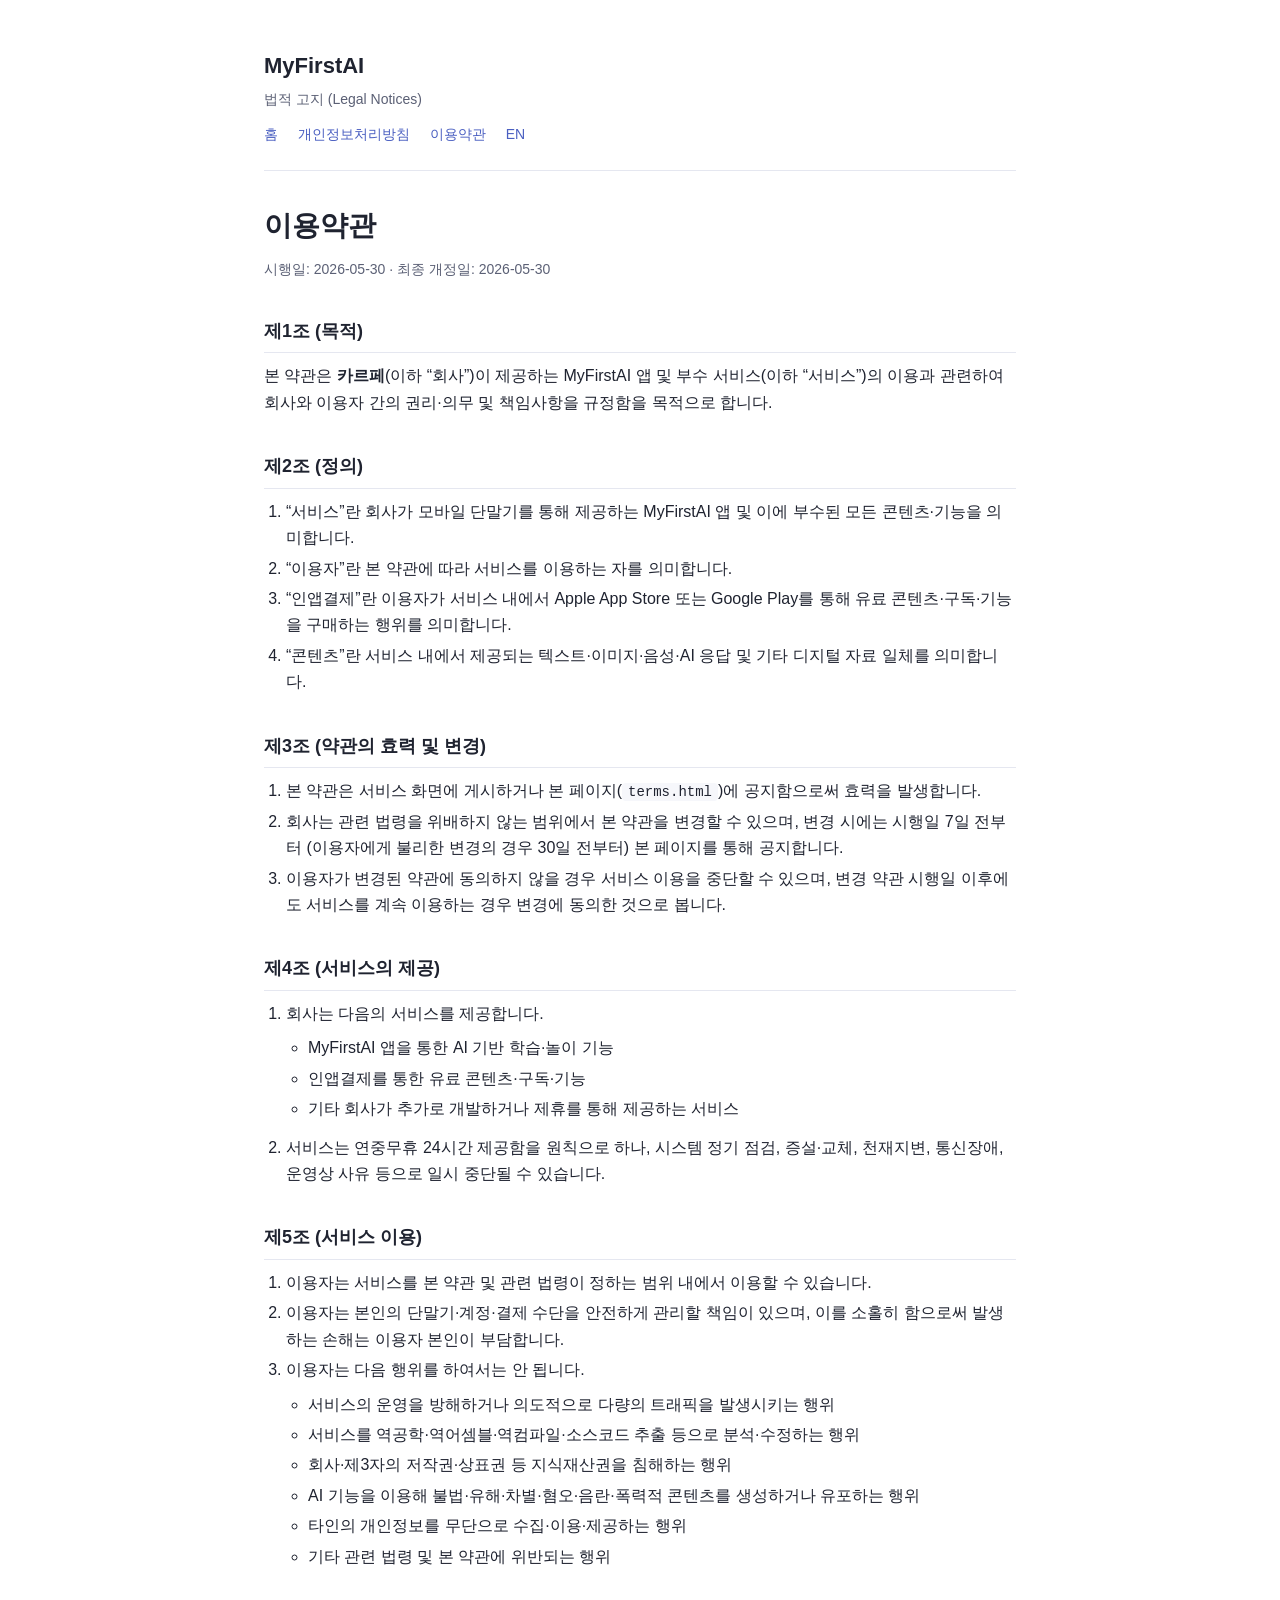
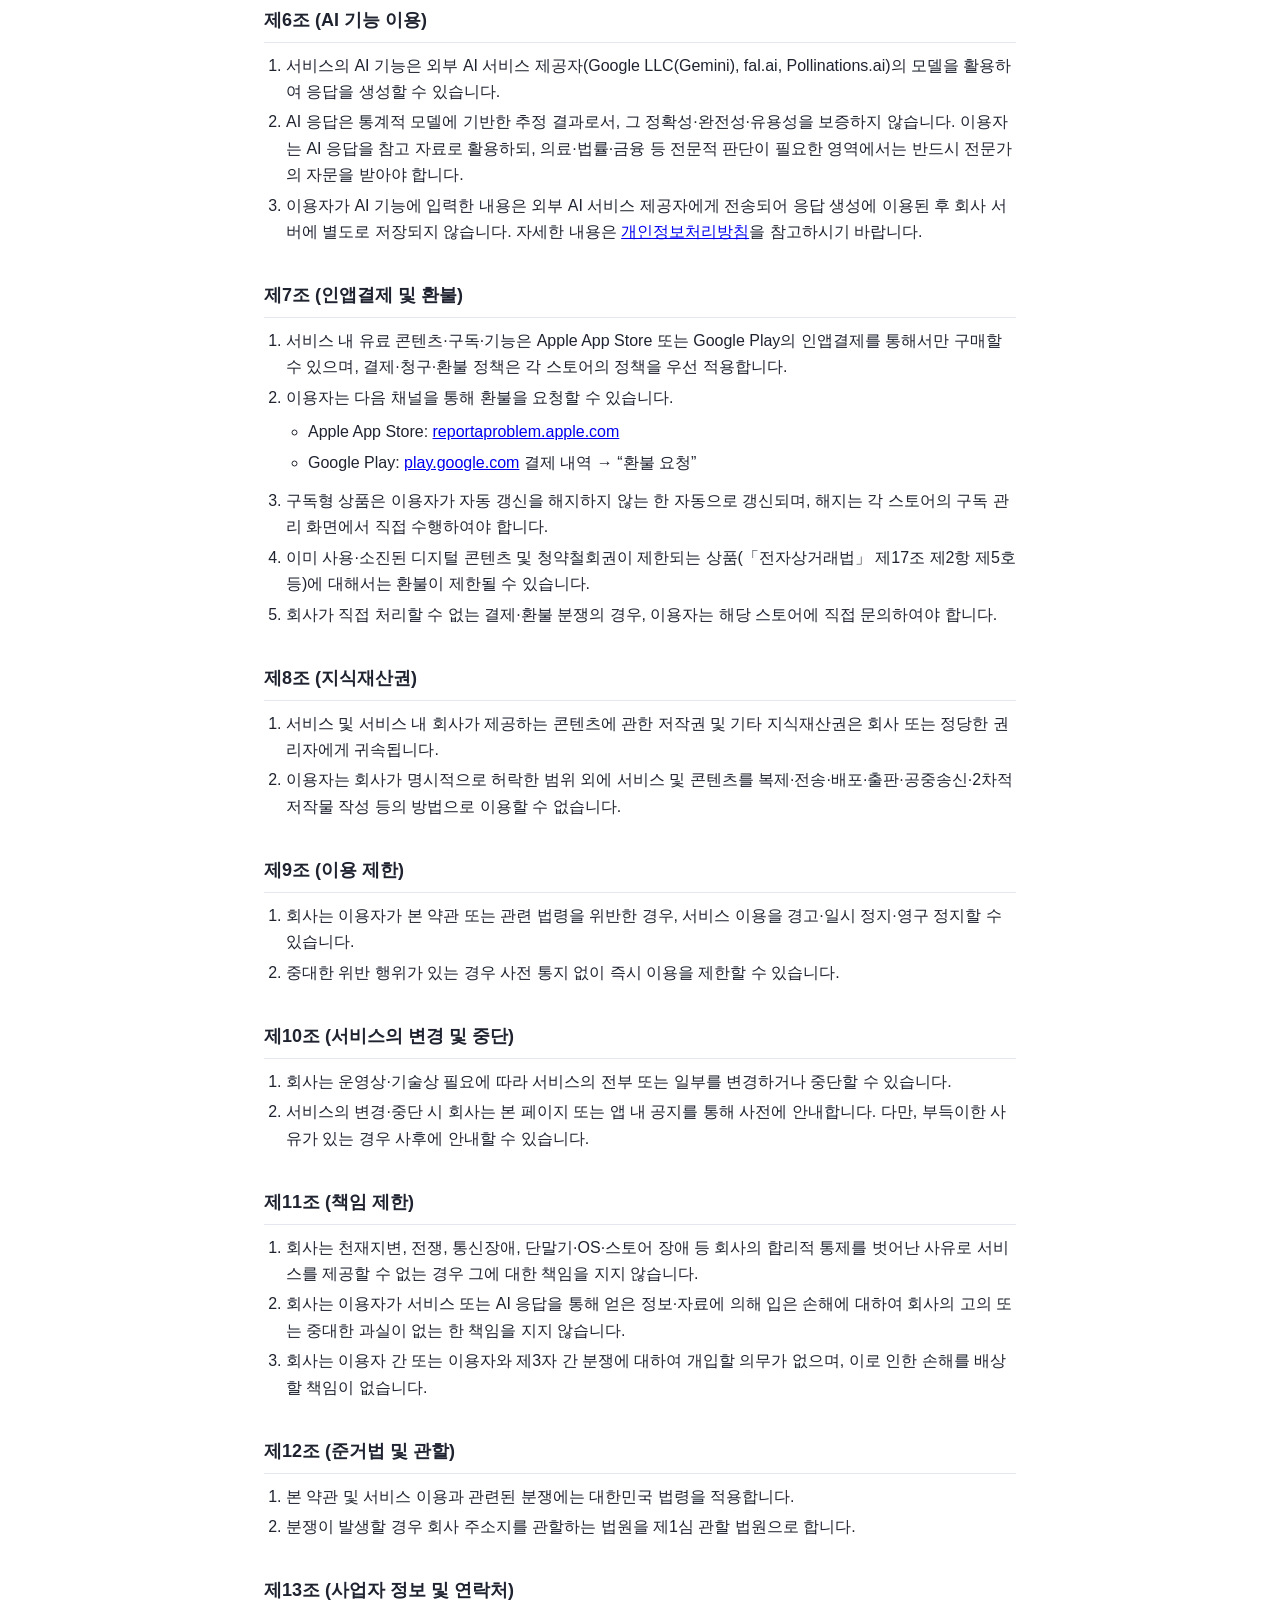
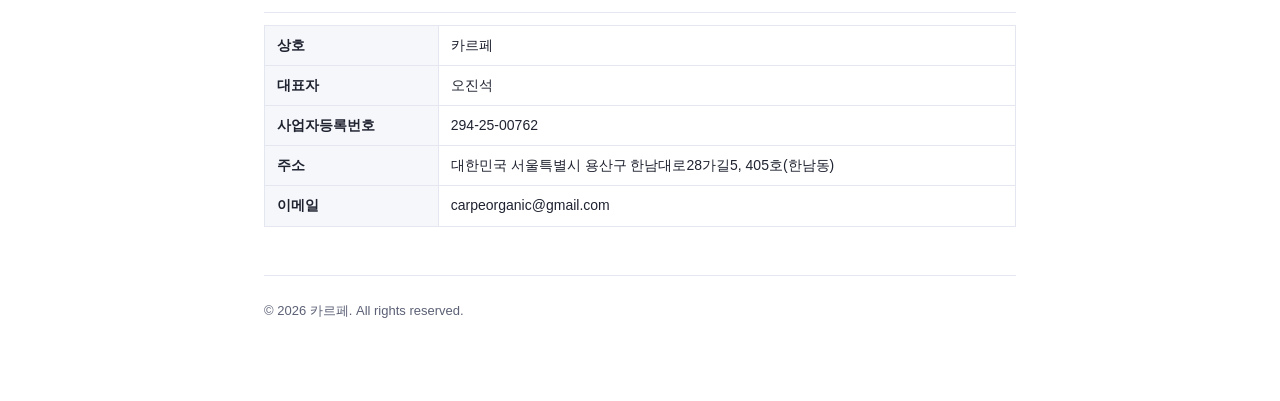
<file: terms.html>
<!doctype html>
<html lang="ko">
<head>
<meta charset="utf-8">
<title>이용약관 — MyFirstAI</title>
<meta name="viewport" content="width=device-width, initial-scale=1">
<meta name="robots" content="index, follow">
<link rel="stylesheet" href="style.css">
</head>
<body>
<div class="wrap">
    <header class="site">
        <h1>MyFirstAI</h1>
        <div class="sub">법적 고지 (Legal Notices)</div>
        <nav class="top">
            <a href="index.html">홈</a>
            <a href="privacy.html">개인정보처리방침</a>
            <a href="terms.html">이용약관</a>
            <a href="terms-en.html">EN</a>
        </nav>
    </header>

    <h1 class="doc">이용약관</h1>
    <p class="meta">시행일: 2026-05-30 · 최종 개정일: 2026-05-30</p>

    <h2>제1조 (목적)</h2>
    <p>본 약관은 <strong>카르페</strong>(이하 “회사”)이 제공하는 MyFirstAI 앱 및 부수 서비스(이하 “서비스”)의 이용과 관련하여 회사와 이용자 간의 권리·의무 및 책임사항을 규정함을 목적으로 합니다.</p>

    <h2>제2조 (정의)</h2>
    <ol>
        <li>“서비스”란 회사가 모바일 단말기를 통해 제공하는 MyFirstAI 앱 및 이에 부수된 모든 콘텐츠·기능을 의미합니다.</li>
        <li>“이용자”란 본 약관에 따라 서비스를 이용하는 자를 의미합니다.</li>
        <li>“인앱결제”란 이용자가 서비스 내에서 Apple App Store 또는 Google Play를 통해 유료 콘텐츠·구독·기능을 구매하는 행위를 의미합니다.</li>
        <li>“콘텐츠”란 서비스 내에서 제공되는 텍스트·이미지·음성·AI 응답 및 기타 디지털 자료 일체를 의미합니다.</li>
    </ol>

    <h2>제3조 (약관의 효력 및 변경)</h2>
    <ol>
        <li>본 약관은 서비스 화면에 게시하거나 본 페이지(<code>terms.html</code>)에 공지함으로써 효력을 발생합니다.</li>
        <li>회사는 관련 법령을 위배하지 않는 범위에서 본 약관을 변경할 수 있으며, 변경 시에는 시행일 7일 전부터 (이용자에게 불리한 변경의 경우 30일 전부터) 본 페이지를 통해 공지합니다.</li>
        <li>이용자가 변경된 약관에 동의하지 않을 경우 서비스 이용을 중단할 수 있으며, 변경 약관 시행일 이후에도 서비스를 계속 이용하는 경우 변경에 동의한 것으로 봅니다.</li>
    </ol>

    <h2>제4조 (서비스의 제공)</h2>
    <ol>
        <li>회사는 다음의 서비스를 제공합니다.
            <ul>
                <li>MyFirstAI 앱을 통한 AI 기반 학습·놀이 기능</li>
                <li>인앱결제를 통한 유료 콘텐츠·구독·기능</li>
                <li>기타 회사가 추가로 개발하거나 제휴를 통해 제공하는 서비스</li>
            </ul>
        </li>
        <li>서비스는 연중무휴 24시간 제공함을 원칙으로 하나, 시스템 정기 점검, 증설·교체, 천재지변, 통신장애, 운영상 사유 등으로 일시 중단될 수 있습니다.</li>
    </ol>

    <h2>제5조 (서비스 이용)</h2>
    <ol>
        <li>이용자는 서비스를 본 약관 및 관련 법령이 정하는 범위 내에서 이용할 수 있습니다.</li>
        <li>이용자는 본인의 단말기·계정·결제 수단을 안전하게 관리할 책임이 있으며, 이를 소홀히 함으로써 발생하는 손해는 이용자 본인이 부담합니다.</li>
        <li>이용자는 다음 행위를 하여서는 안 됩니다.
            <ul>
                <li>서비스의 운영을 방해하거나 의도적으로 다량의 트래픽을 발생시키는 행위</li>
                <li>서비스를 역공학·역어셈블·역컴파일·소스코드 추출 등으로 분석·수정하는 행위</li>
                <li>회사·제3자의 저작권·상표권 등 지식재산권을 침해하는 행위</li>
                <li>AI 기능을 이용해 불법·유해·차별·혐오·음란·폭력적 콘텐츠를 생성하거나 유포하는 행위</li>
                <li>타인의 개인정보를 무단으로 수집·이용·제공하는 행위</li>
                <li>기타 관련 법령 및 본 약관에 위반되는 행위</li>
            </ul>
        </li>
    </ol>

    <h2>제6조 (AI 기능 이용)</h2>
    <ol>
        <li>서비스의 AI 기능은 외부 AI 서비스 제공자(Google LLC(Gemini), fal.ai, Pollinations.ai)의 모델을 활용하여 응답을 생성할 수 있습니다.</li>
        <li>AI 응답은 통계적 모델에 기반한 추정 결과로서, 그 정확성·완전성·유용성을 보증하지 않습니다. 이용자는 AI 응답을 참고 자료로 활용하되, 의료·법률·금융 등 전문적 판단이 필요한 영역에서는 반드시 전문가의 자문을 받아야 합니다.</li>
        <li>이용자가 AI 기능에 입력한 내용은 외부 AI 서비스 제공자에게 전송되어 응답 생성에 이용된 후 회사 서버에 별도로 저장되지 않습니다. 자세한 내용은 <a href="privacy.html">개인정보처리방침</a>을 참고하시기 바랍니다.</li>
    </ol>

    <h2>제7조 (인앱결제 및 환불)</h2>
    <ol>
        <li>서비스 내 유료 콘텐츠·구독·기능은 Apple App Store 또는 Google Play의 인앱결제를 통해서만 구매할 수 있으며, 결제·청구·환불 정책은 각 스토어의 정책을 우선 적용합니다.</li>
        <li>이용자는 다음 채널을 통해 환불을 요청할 수 있습니다.
            <ul>
                <li>Apple App Store: <a href="https://reportaproblem.apple.com">reportaproblem.apple.com</a></li>
                <li>Google Play: <a href="https://play.google.com">play.google.com</a> 결제 내역 → “환불 요청”</li>
            </ul>
        </li>
        <li>구독형 상품은 이용자가 자동 갱신을 해지하지 않는 한 자동으로 갱신되며, 해지는 각 스토어의 구독 관리 화면에서 직접 수행하여야 합니다.</li>
        <li>이미 사용·소진된 디지털 콘텐츠 및 청약철회권이 제한되는 상품(「전자상거래법」 제17조 제2항 제5호 등)에 대해서는 환불이 제한될 수 있습니다.</li>
        <li>회사가 직접 처리할 수 없는 결제·환불 분쟁의 경우, 이용자는 해당 스토어에 직접 문의하여야 합니다.</li>
    </ol>

    <h2>제8조 (지식재산권)</h2>
    <ol>
        <li>서비스 및 서비스 내 회사가 제공하는 콘텐츠에 관한 저작권 및 기타 지식재산권은 회사 또는 정당한 권리자에게 귀속됩니다.</li>
        <li>이용자는 회사가 명시적으로 허락한 범위 외에 서비스 및 콘텐츠를 복제·전송·배포·출판·공중송신·2차적 저작물 작성 등의 방법으로 이용할 수 없습니다.</li>
    </ol>

    <h2>제9조 (이용 제한)</h2>
    <ol>
        <li>회사는 이용자가 본 약관 또는 관련 법령을 위반한 경우, 서비스 이용을 경고·일시 정지·영구 정지할 수 있습니다.</li>
        <li>중대한 위반 행위가 있는 경우 사전 통지 없이 즉시 이용을 제한할 수 있습니다.</li>
    </ol>

    <h2>제10조 (서비스의 변경 및 중단)</h2>
    <ol>
        <li>회사는 운영상·기술상 필요에 따라 서비스의 전부 또는 일부를 변경하거나 중단할 수 있습니다.</li>
        <li>서비스의 변경·중단 시 회사는 본 페이지 또는 앱 내 공지를 통해 사전에 안내합니다. 다만, 부득이한 사유가 있는 경우 사후에 안내할 수 있습니다.</li>
    </ol>

    <h2>제11조 (책임 제한)</h2>
    <ol>
        <li>회사는 천재지변, 전쟁, 통신장애, 단말기·OS·스토어 장애 등 회사의 합리적 통제를 벗어난 사유로 서비스를 제공할 수 없는 경우 그에 대한 책임을 지지 않습니다.</li>
        <li>회사는 이용자가 서비스 또는 AI 응답을 통해 얻은 정보·자료에 의해 입은 손해에 대하여 회사의 고의 또는 중대한 과실이 없는 한 책임을 지지 않습니다.</li>
        <li>회사는 이용자 간 또는 이용자와 제3자 간 분쟁에 대하여 개입할 의무가 없으며, 이로 인한 손해를 배상할 책임이 없습니다.</li>
    </ol>

    <h2>제12조 (준거법 및 관할)</h2>
    <ol>
        <li>본 약관 및 서비스 이용과 관련된 분쟁에는 대한민국 법령을 적용합니다.</li>
        <li>분쟁이 발생할 경우 회사 주소지를 관할하는 법원을 제1심 관할 법원으로 합니다.</li>
    </ol>

    <h2>제13조 (사업자 정보 및 연락처)</h2>
    <table>
        <tbody>
            <tr><th>상호</th><td>카르페</td></tr>
            <tr><th>대표자</th><td>오진석</td></tr>
            <tr><th>사업자등록번호</th><td>294-25-00762</td></tr>
            <tr><th>주소</th><td>대한민국 서울특별시 용산구 한남대로28가길5, 405호(한남동)</td></tr>
            <tr><th>이메일</th><td>carpeorganic@gmail.com</td></tr>
        </tbody>
    </table>

    <footer class="site">
        © <span id="year"></span> 카르페. All rights reserved.
        <script>document.getElementById('year').textContent = new Date().getFullYear();</script>
    </footer>
</div>
</body>
</html>
</file>
<file: style.css>
:root {
    --bg: #ffffff;
    --fg: #1f2330;
    --muted: #5b6075;
    --accent: #4a5fc1;
    --border: #e5e7f0;
    --code-bg: #f6f7fb;
}
* { box-sizing: border-box; }
html, body {
    margin: 0;
    padding: 0;
    background: var(--bg);
    color: var(--fg);
    font-family: -apple-system, BlinkMacSystemFont, "Segoe UI", "Apple SD Gothic Neo",
                 "Malgun Gothic", "Helvetica Neue", Arial, sans-serif;
    line-height: 1.65;
    font-size: 16px;
}
.wrap {
    max-width: 800px;
    margin: 0 auto;
    padding: 48px 24px 80px;
}
header.site {
    border-bottom: 1px solid var(--border);
    padding-bottom: 24px;
    margin-bottom: 32px;
}
header.site h1 {
    margin: 0 0 4px;
    font-size: 22px;
    font-weight: 700;
}
header.site .sub {
    color: var(--muted);
    font-size: 14px;
}
nav.top {
    margin-top: 12px;
    font-size: 14px;
}
nav.top a {
    color: var(--accent);
    margin-right: 16px;
    text-decoration: none;
}
nav.top a:hover { text-decoration: underline; }
h1.doc { font-size: 28px; margin: 0 0 8px; }
.meta {
    color: var(--muted);
    font-size: 14px;
    margin-bottom: 32px;
}
h2 {
    font-size: 18px;
    margin-top: 36px;
    margin-bottom: 10px;
    padding-bottom: 6px;
    border-bottom: 1px solid var(--border);
}
h3 {
    font-size: 16px;
    margin-top: 22px;
    margin-bottom: 6px;
}
p, ul, ol { margin: 8px 0 12px; }
ul, ol { padding-left: 22px; }
li { margin: 4px 0; }
table {
    width: 100%;
    border-collapse: collapse;
    margin: 12px 0;
    font-size: 14px;
}
th, td {
    border: 1px solid var(--border);
    padding: 8px 12px;
    text-align: left;
    vertical-align: top;
}
th { background: var(--code-bg); font-weight: 600; }
code {
    background: var(--code-bg);
    padding: 1px 6px;
    border-radius: 4px;
    font-size: 14px;
    font-family: "SFMono-Regular", Consolas, "Liberation Mono", monospace;
}
.placeholder {
    background: #fff6c8;
    padding: 1px 6px;
    border-radius: 4px;
    font-family: "SFMono-Regular", Consolas, "Liberation Mono", monospace;
    font-size: 13px;
    color: #5a4400;
}
footer.site {
    margin-top: 48px;
    padding-top: 24px;
    border-top: 1px solid var(--border);
    color: var(--muted);
    font-size: 13px;
}
</file>
